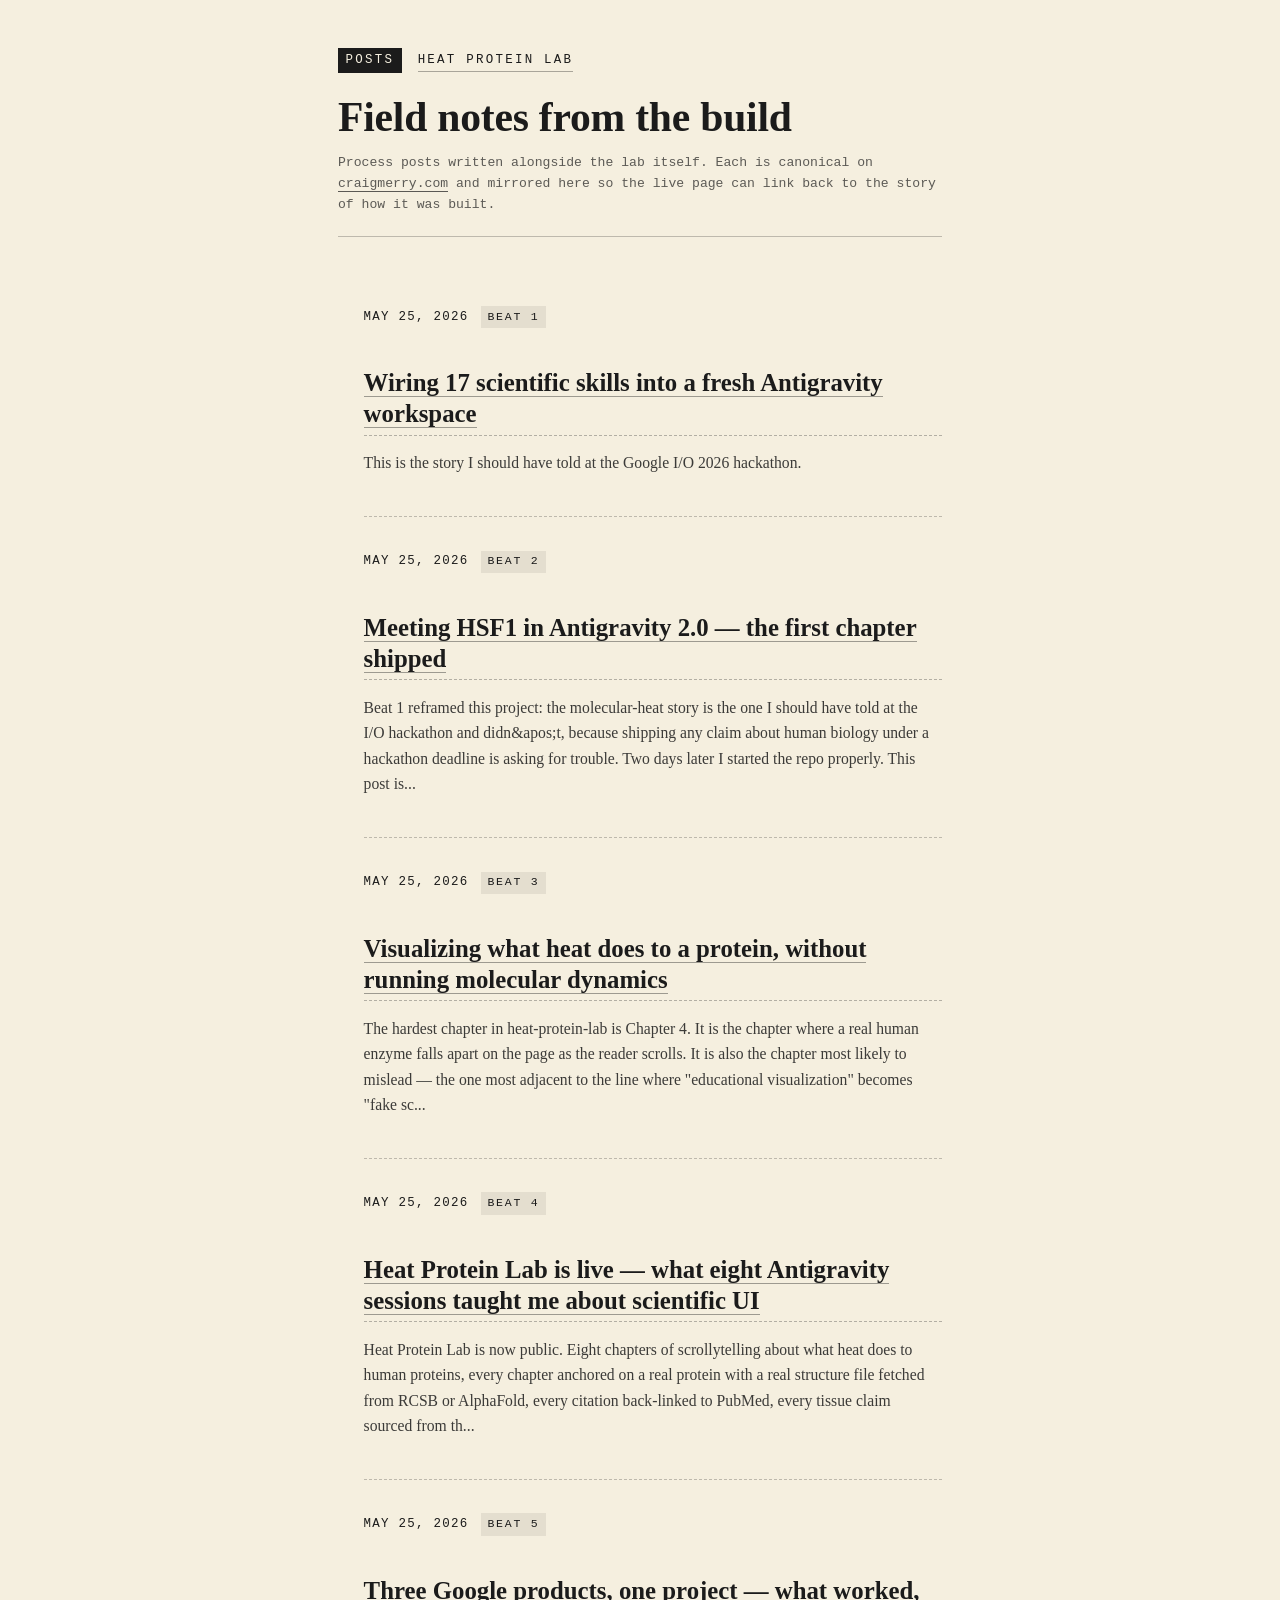
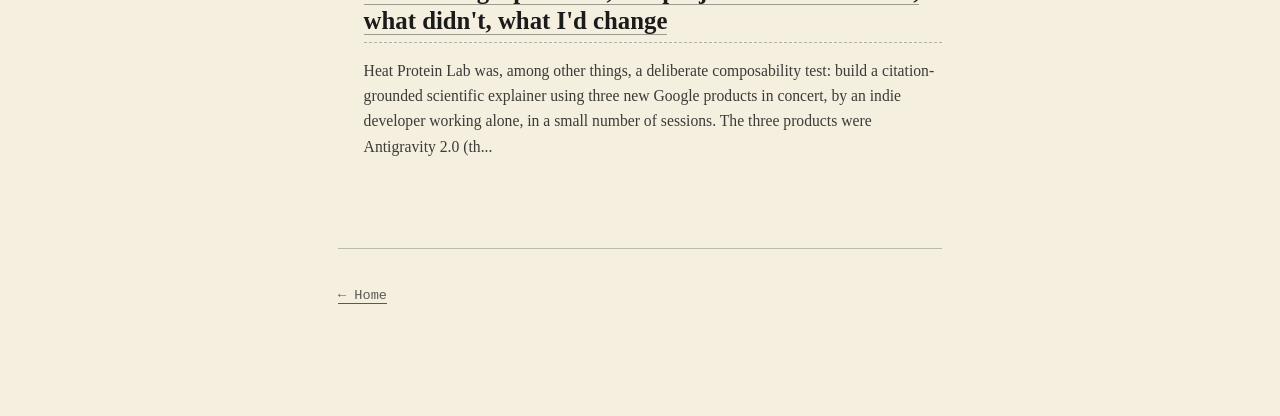
<file: posts/index.html>
<!doctype html>
<html lang="en">
  <head>
    <meta charset="utf-8" />
    <meta name="viewport" content="width=device-width, initial-scale=1" />
    <meta name="description" content="DevRel posts written alongside the Heat Protein Lab build — process notes mirrored from craigmerry.com." />
    <meta name="color-scheme" content="light" />
    <title>Posts — Heat Protein Lab</title>
    <link rel="canonical" href="https://heat-protein-lab.pages.dev/posts/" />
    <link rel="icon" type="image/svg+xml" href="/favicon.svg" />
    <link rel="stylesheet" href="/src/styles.css" />
    <link rel="stylesheet" href="/src/post.css" />
  </head>
  <body class="post post--index">
    <header class="post-header">
      <div class="post-header__row">
        <span class="post-header__plate">Posts</span>
        <a class="post-header__home" href="/">Heat Protein Lab</a>
      </div>
      <h1 class="post-title">Field notes from the build</h1>
      <p class="post-meta">
        Process posts written alongside the lab itself. Each is canonical on
        <a href="https://craigmerry.com/blog/">craigmerry.com</a> and mirrored
        here so the live page can link back to the story of how it was built.
      </p>
    </header>

    <article class="post-body">
      <ol class="post-index">
        <li><time datetime="2026-05-25">May 25, 2026</time><span class="post-index__beat">Beat 1</span><h2 class="post-index__title"><a href="/posts/2026-05-25-wiring-17-scientific-skills/">Wiring 17 scientific skills into a fresh Antigravity workspace</a></h2><p class="post-index__excerpt">This is the story I should have told at the Google I/O 2026 hackathon.</p></li>
        <li><time datetime="2026-05-25">May 25, 2026</time><span class="post-index__beat">Beat 2</span><h2 class="post-index__title"><a href="/posts/2026-05-26-meeting-hsf1/">Meeting HSF1 in Antigravity 2.0 — the first chapter shipped</a></h2><p class="post-index__excerpt">Beat 1 reframed this project: the molecular-heat story is the one I should have told at the I/O hackathon and didn&amp;apos;t, because shipping any claim about human biology under a hackathon deadline is asking for trouble. Two days later I started the repo properly. This post is...</p></li>
        <li><time datetime="2026-05-25">May 25, 2026</time><span class="post-index__beat">Beat 3</span><h2 class="post-index__title"><a href="/posts/2026-05-25-visualizing-denaturation/">Visualizing what heat does to a protein, without running molecular dynamics</a></h2><p class="post-index__excerpt">The hardest chapter in heat-protein-lab is Chapter 4. It is the chapter where a real human enzyme falls apart on the page as the reader scrolls. It is also the chapter most likely to mislead — the one most adjacent to the line where &quot;educational visualization&quot; becomes &quot;fake sc...</p></li>
        <li><time datetime="2026-05-25">May 25, 2026</time><span class="post-index__beat">Beat 4</span><h2 class="post-index__title"><a href="/posts/2026-05-25-heat-protein-lab-shipped/">Heat Protein Lab is live — what eight Antigravity sessions taught me about scientific UI</a></h2><p class="post-index__excerpt">Heat Protein Lab is now public. Eight chapters of scrollytelling about what heat does to human proteins, every chapter anchored on a real protein with a real structure file fetched from RCSB or AlphaFold, every citation back-linked to PubMed, every tissue claim sourced from th...</p></li>
        <li><time datetime="2026-05-25">May 25, 2026</time><span class="post-index__beat">Beat 5</span><h2 class="post-index__title"><a href="/posts/2026-05-25-three-google-products-retro/">Three Google products, one project — what worked, what didn&#x27;t, what I&#x27;d change</a></h2><p class="post-index__excerpt">Heat Protein Lab was, among other things, a deliberate composability test: build a citation-grounded scientific explainer using three new Google products in concert, by an indie developer working alone, in a small number of sessions. The three products were Antigravity 2.0 (th...</p></li>
      </ol>
    </article>

    <footer class="post-footer">
      <p class="post-footer__nav">
        <a href="/">← Home</a>
      </p>
    </footer>
  </body>
</html>
</file>
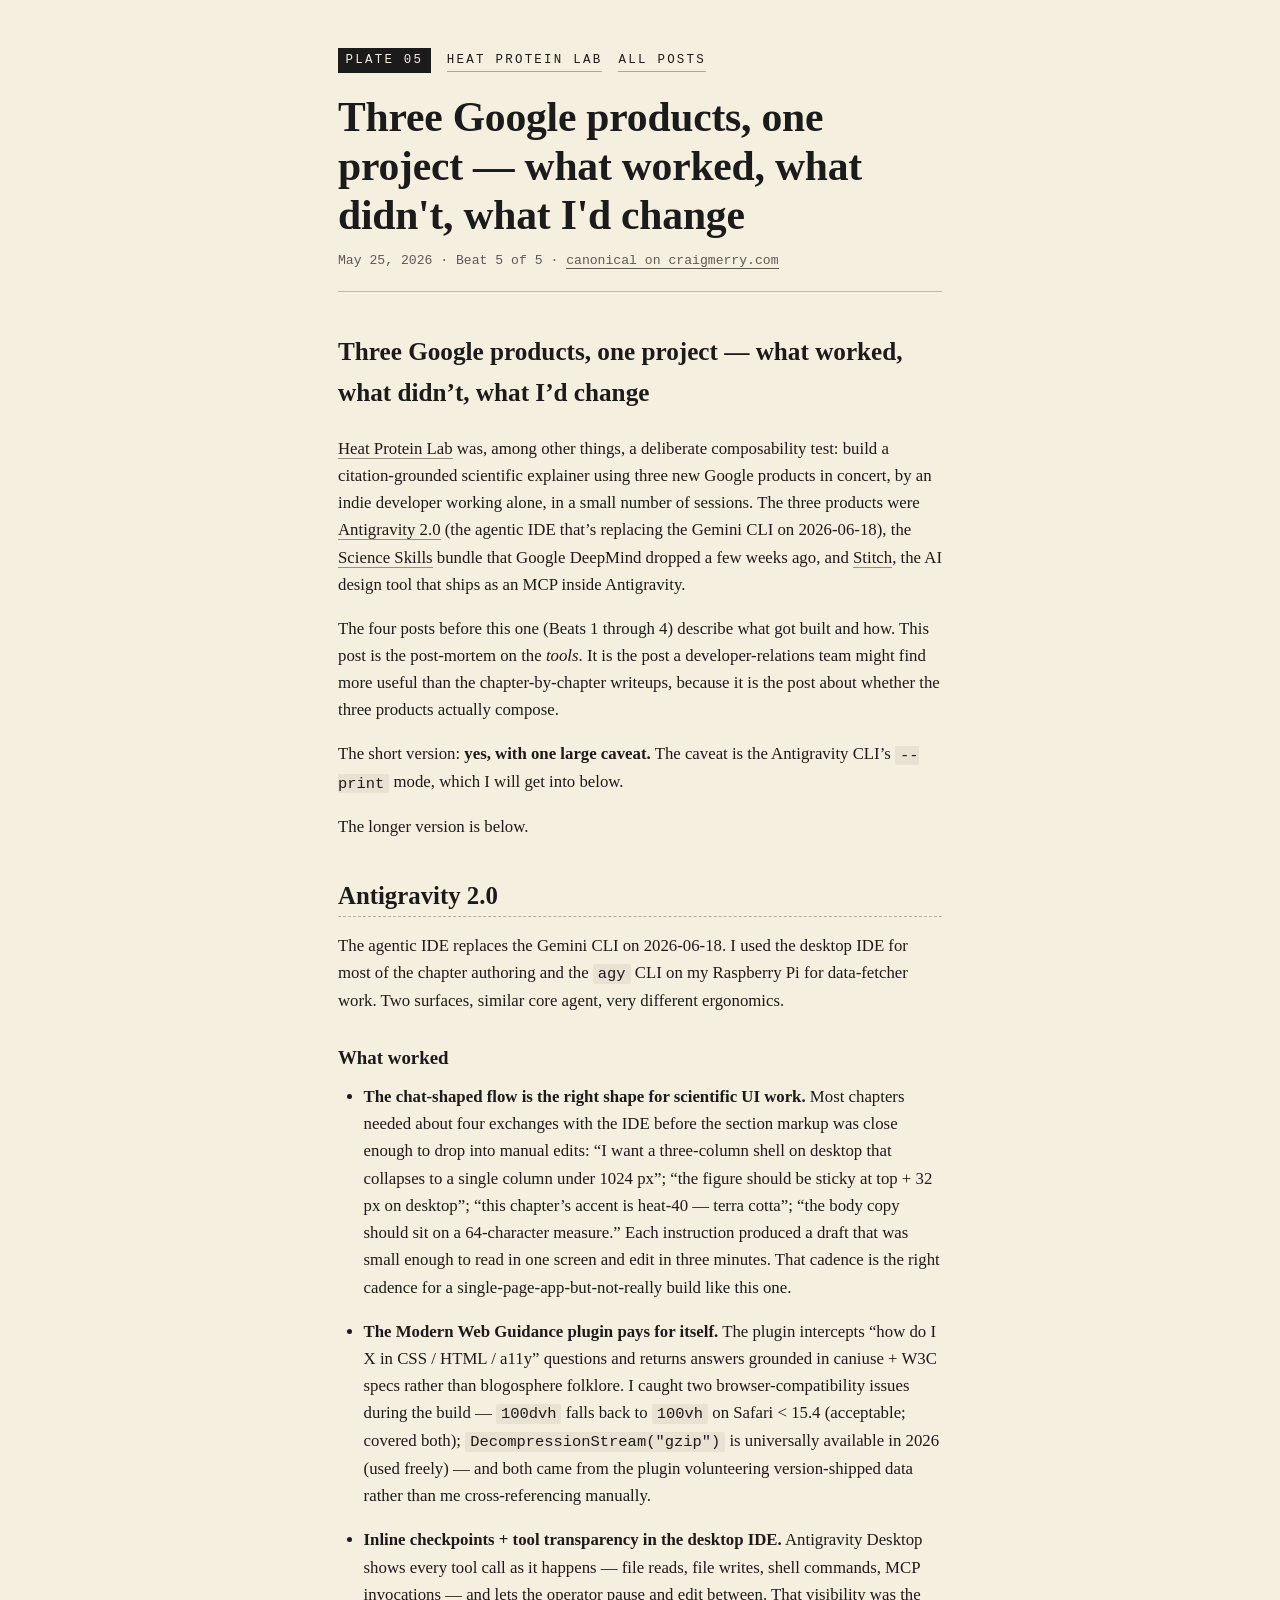
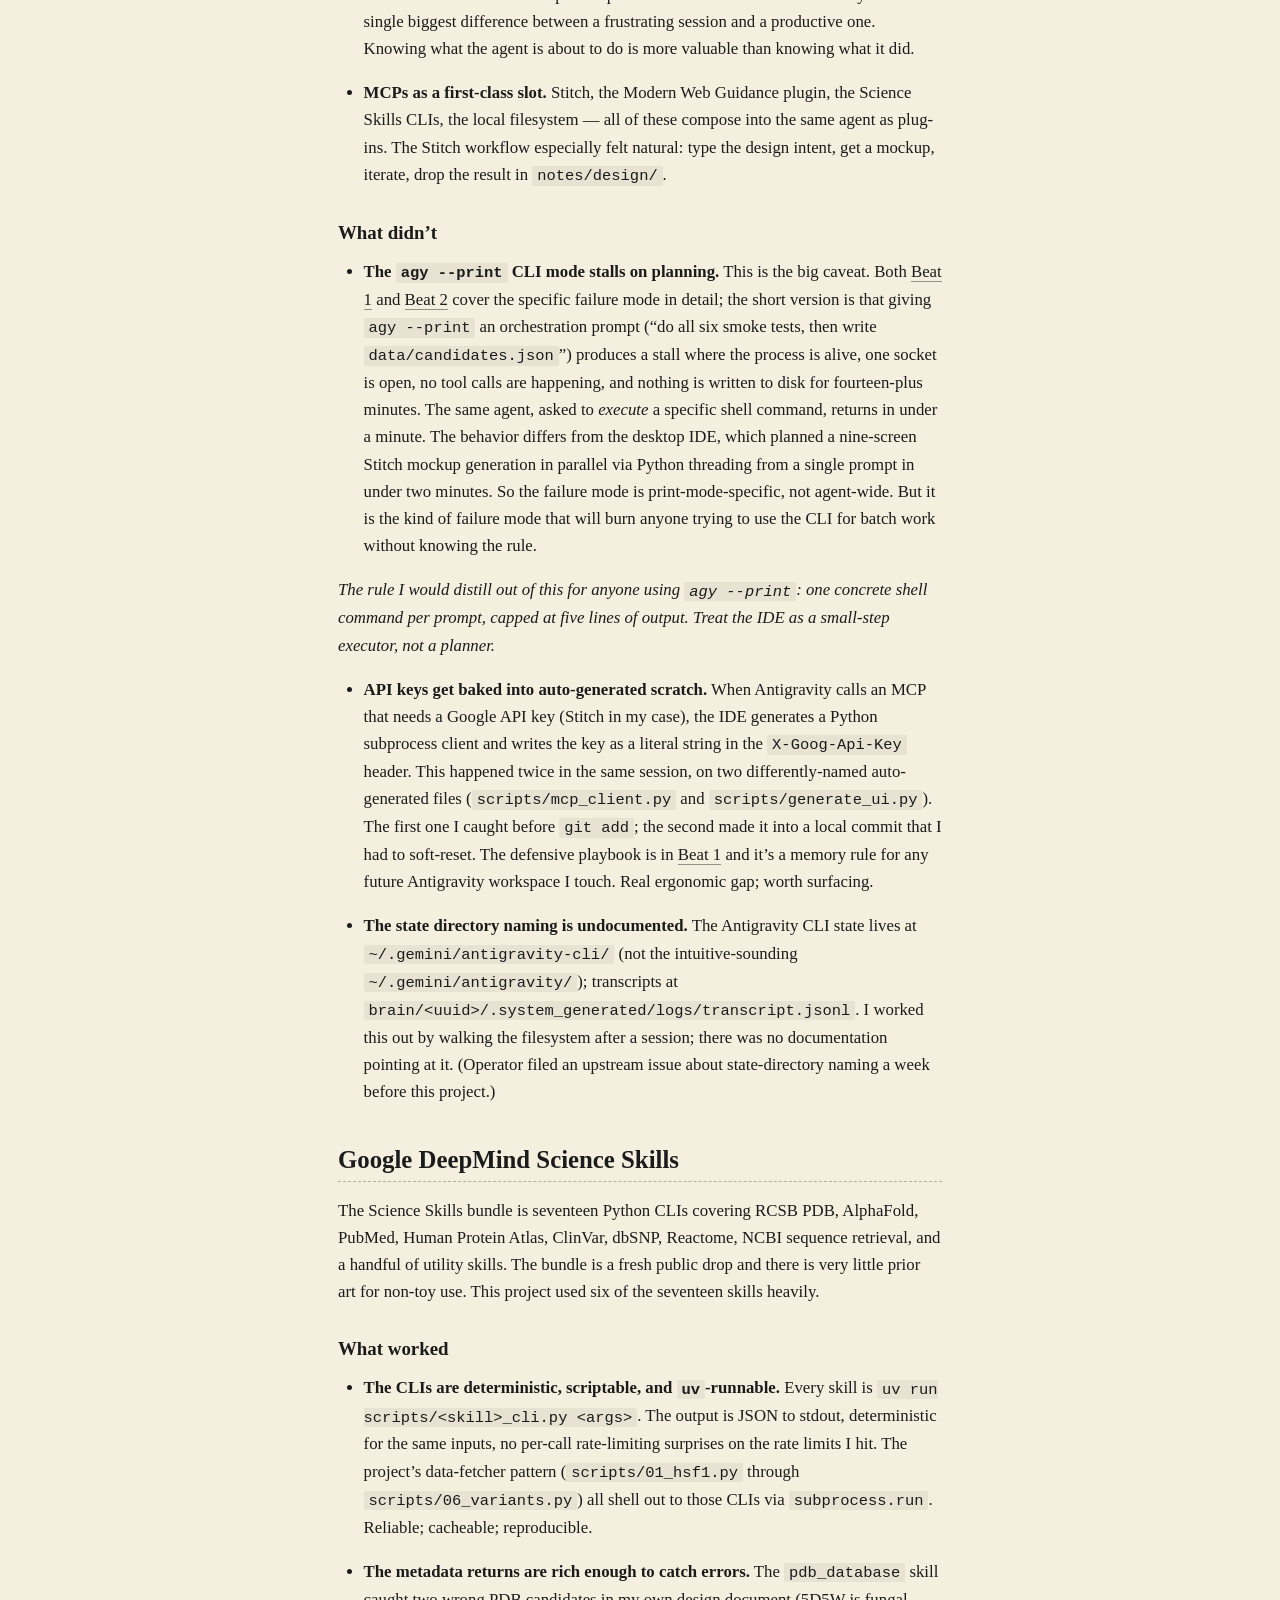
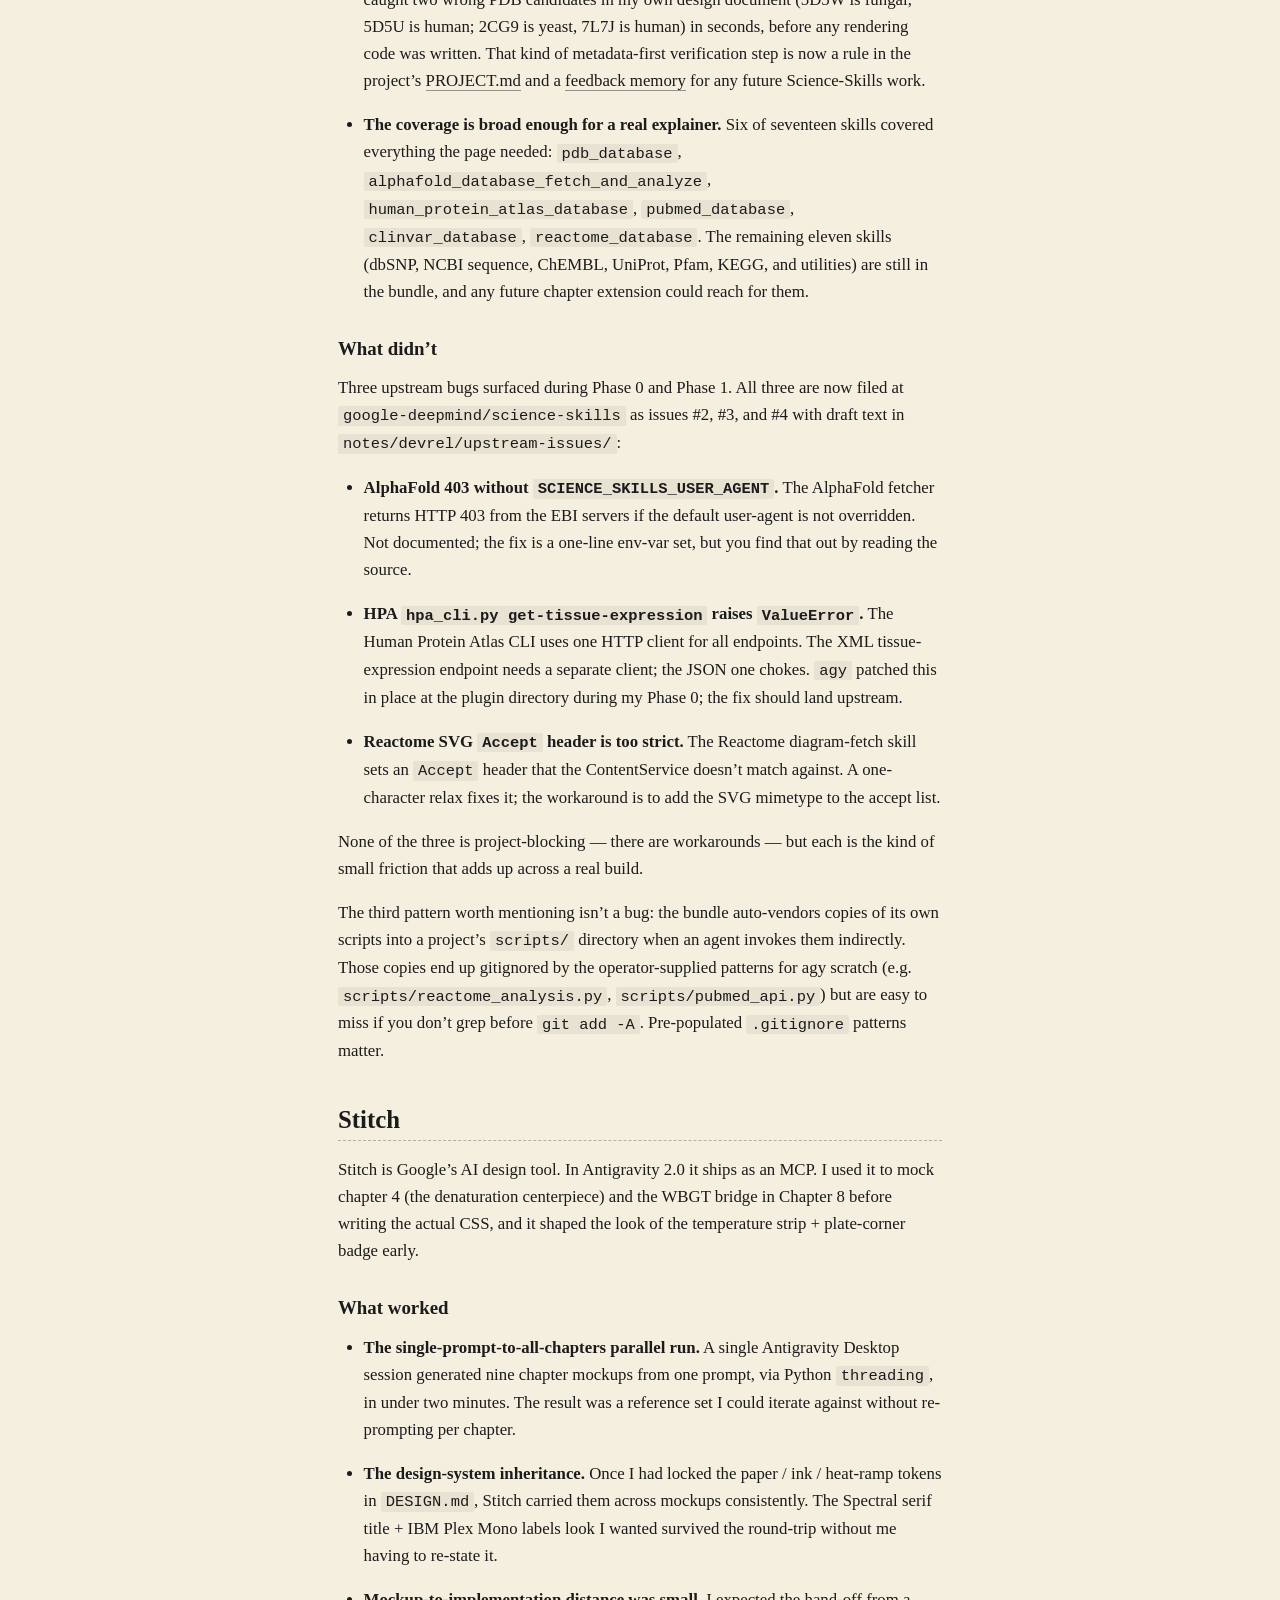
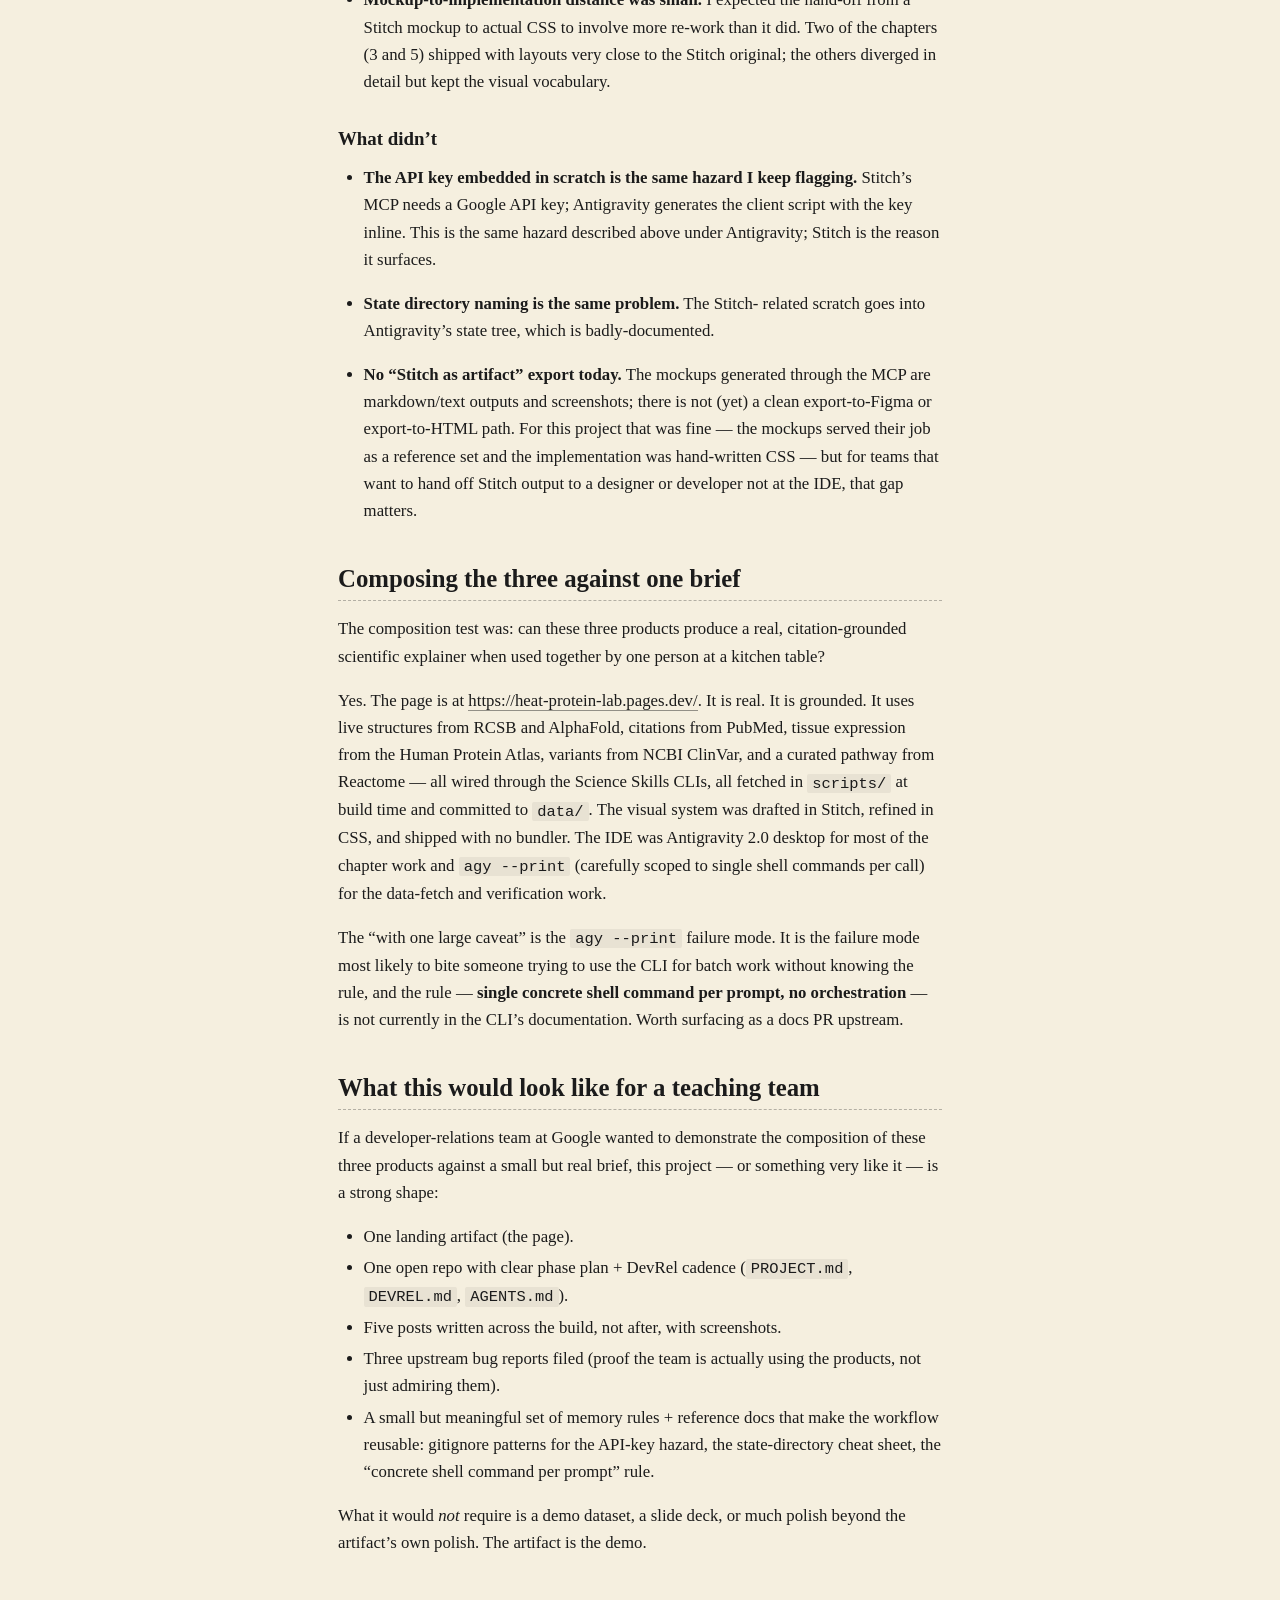
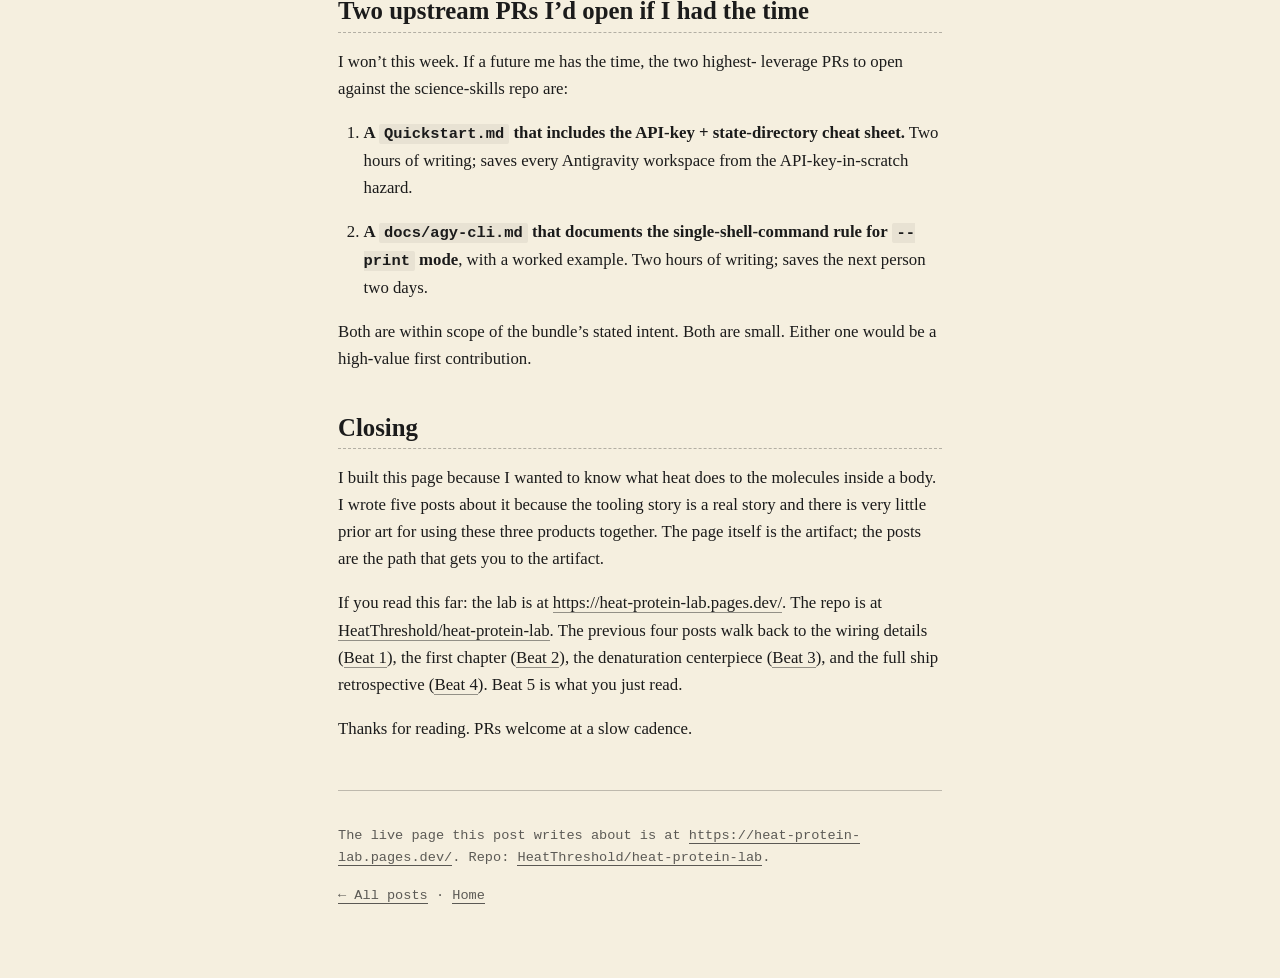
<file: posts/2026-05-25-three-google-products-retro/index.html>
<!doctype html>
<html lang="en">
  <head>
    <meta charset="utf-8" />
    <meta name="viewport" content="width=device-width, initial-scale=1" />
    <meta name="description" content="Heat Protein Lab was, among other things, a deliberate composability test: build a citation-grounded scientific explainer using three new Google products in concert, by an indie developer working alone, in a small number of sessions. The three products were Antigravity 2.0 (th..." />
    <meta name="color-scheme" content="light" />
    <title>Three Google products, one project — what worked, what didn&#x27;t, what I&#x27;d change — Heat Protein Lab</title>
    <link rel="canonical" href="https://craigmerry.com/blog/2026-05-25-three-google-products-retro/" />

    <!-- Open Graph -->
    <meta property="og:type" content="article" />
    <meta property="og:site_name" content="Heat Protein Lab" />
    <meta property="og:title" content="Three Google products, one project — what worked, what didn&#x27;t, what I&#x27;d change" />
    <meta property="og:description" content="Heat Protein Lab was, among other things, a deliberate composability test: build a citation-grounded scientific explainer using three new Google products in concert, by an indie developer working alone, in a small number of sessions. The three products were Antigravity 2.0 (th..." />
    <meta property="og:url" content="https://heat-protein-lab.pages.dev/posts/2026-05-25-three-google-products-retro/" />
    <meta property="og:image" content="https://heat-protein-lab.pages.dev/og.svg" />
    <meta property="article:published_time" content="2026-05-25" />
    <meta name="twitter:card" content="summary_large_image" />
    <meta name="twitter:title" content="Three Google products, one project — what worked, what didn&#x27;t, what I&#x27;d change" />
    <meta name="twitter:description" content="Heat Protein Lab was, among other things, a deliberate composability test: build a citation-grounded scientific explainer using three new Google products in concert, by an indie developer working alone, in a small number of sessions. The three products were Antigravity 2.0 (th..." />
    <meta name="twitter:image" content="https://heat-protein-lab.pages.dev/og.svg" />

    <link rel="icon" type="image/svg+xml" href="/favicon.svg" />
    <link rel="stylesheet" href="/src/styles.css" />
    <link rel="stylesheet" href="/src/post.css" />
  </head>
  <body class="post">
    <a class="skip-link" href="#post-body">Skip to post</a>
    <header class="post-header">
      <div class="post-header__row">
        <span class="post-header__plate">Plate 05</span>
        <a class="post-header__home" href="/">Heat Protein Lab</a>
        <a class="post-header__index" href="/posts/">All posts</a>
      </div>
      <h1 class="post-title">Three Google products, one project — what worked, what didn&#x27;t, what I&#x27;d change</h1>
      <p class="post-meta">
        <time datetime="2026-05-25">May 25, 2026</time>
        · Beat 5 of 5
        · <a href="https://craigmerry.com/blog/2026-05-25-three-google-products-retro/">canonical on craigmerry.com</a>
      </p>
    </header>

    <article id="post-body" class="post-body">
      <h1>Three Google products, one project — what worked, what didn&rsquo;t, what I&rsquo;d change</h1>
<p><a href="https://heat-protein-lab.pages.dev/">Heat Protein Lab</a> was, among other things, a deliberate
composability test: build a citation-grounded scientific explainer
using three new Google products in concert, by an indie developer
working alone, in a small number of sessions. The three products
were <a href="https://antigravity.google">Antigravity 2.0</a> (the agentic IDE that&rsquo;s replacing the
Gemini CLI on 2026-06-18), the <a href="https://github.com/google-deepmind/science-skills">Science Skills</a> bundle
that Google DeepMind dropped a few weeks ago, and <a href="https://stitch.withgoogle.com">Stitch</a>,
the AI design tool that ships as an MCP inside Antigravity.</p>
<p>The four posts before this one (Beats 1 through 4) describe what
got built and how. This post is the post-mortem on the <em>tools</em>. It
is the post a developer-relations team might find more useful than
the chapter-by-chapter writeups, because it is the post about
whether the three products actually compose.</p>
<p>The short version: <strong>yes, with one large caveat.</strong> The caveat is
the Antigravity CLI&rsquo;s <code>--print</code> mode, which I will get into below.</p>
<p>The longer version is below.</p>
<h2>Antigravity 2.0</h2>
<p>The agentic IDE replaces the Gemini CLI on 2026-06-18. I used the
desktop IDE for most of the chapter authoring and the <code>agy</code> CLI on
my Raspberry Pi for data-fetcher work. Two surfaces, similar core
agent, very different ergonomics.</p>
<h3>What worked</h3>
<ul>
<li>
<p><strong>The chat-shaped flow is the right shape for scientific UI work.</strong>
  Most chapters needed about four exchanges with the IDE before the
  section markup was close enough to drop into manual edits: &ldquo;I want
  a three-column shell on desktop that collapses to a single column
  under 1024 px&rdquo;; &ldquo;the figure should be sticky at top + 32 px on
  desktop&rdquo;; &ldquo;this chapter&rsquo;s accent is heat-40 — terra cotta&rdquo;; &ldquo;the
  body copy should sit on a 64-character measure.&rdquo; Each instruction
  produced a draft that was small enough to read in one screen and
  edit in three minutes. That cadence is the right cadence for a
  single-page-app-but-not-really build like this one.</p>
</li>
<li>
<p><strong>The Modern Web Guidance plugin pays for itself.</strong> The plugin
  intercepts &ldquo;how do I X in CSS / HTML / a11y&rdquo; questions and
  returns answers grounded in caniuse + W3C specs rather than
  blogosphere folklore. I caught two browser-compatibility issues
  during the build — <code>100dvh</code> falls back to <code>100vh</code> on Safari &lt; 15.4
  (acceptable; covered both); <code>DecompressionStream("gzip")</code> is
  universally available in 2026 (used freely) — and both came from
  the plugin volunteering version-shipped data rather than me
  cross-referencing manually.</p>
</li>
<li>
<p><strong>Inline checkpoints + tool transparency in the desktop IDE.</strong>
  Antigravity Desktop shows every tool call as it happens — file
  reads, file writes, shell commands, MCP invocations — and lets
  the operator pause and edit between. That visibility was the
  single biggest difference between a frustrating session and a
  productive one. Knowing what the agent is about to do is more
  valuable than knowing what it did.</p>
</li>
<li>
<p><strong>MCPs as a first-class slot.</strong> Stitch, the Modern Web Guidance
  plugin, the Science Skills CLIs, the local filesystem — all of
  these compose into the same agent as plug-ins. The Stitch
  workflow especially felt natural: type the design intent, get a
  mockup, iterate, drop the result in <code>notes/design/</code>.</p>
</li>
</ul>
<h3>What didn&rsquo;t</h3>
<ul>
<li><strong>The <code>agy --print</code> CLI mode stalls on planning.</strong> This is the
  big caveat. Both <a href="https://craigmerry.com/blog/2026-05-25-wiring-17-scientific-skills/">Beat 1</a> and <a href="https://craigmerry.com/blog/2026-05-26-meeting-hsf1/">Beat 2</a> cover the
  specific failure mode in detail; the short version is that giving
  <code>agy --print</code> an orchestration prompt (&ldquo;do all six smoke tests,
  then write <code>data/candidates.json</code>&rdquo;) produces a stall where the
  process is alive, one socket is open, no tool calls are
  happening, and nothing is written to disk for fourteen-plus
  minutes. The same agent, asked to <em>execute</em> a specific shell
  command, returns in under a minute. The behavior differs from
  the desktop IDE, which planned a nine-screen Stitch mockup
  generation in parallel via Python threading from a single prompt
  in under two minutes. So the failure mode is print-mode-specific,
  not agent-wide. But it is the kind of failure mode that will
  burn anyone trying to use the CLI for batch work without
  knowing the rule.</li>
</ul>
<p><em>The rule I would distill out of this for anyone using <code>agy --print</code>:
  one concrete shell command per prompt, capped at five lines of
  output. Treat the IDE as a small-step executor, not a planner.</em></p>
<ul>
<li>
<p><strong>API keys get baked into auto-generated scratch.</strong> When
  Antigravity calls an MCP that needs a Google API key (Stitch in
  my case), the IDE generates a Python subprocess client and
  writes the key as a literal string in the <code>X-Goog-Api-Key</code>
  header. This happened twice in the same session, on two
  differently-named auto-generated files (<code>scripts/mcp_client.py</code>
  and <code>scripts/generate_ui.py</code>). The first one I caught before
  <code>git add</code>; the second made it into a local commit that I had to
  soft-reset. The defensive playbook is in <a href="https://craigmerry.com/blog/2026-05-25-wiring-17-scientific-skills/">Beat 1</a> and
  it&rsquo;s a memory rule for any future Antigravity workspace I touch.
  Real ergonomic gap; worth surfacing.</p>
</li>
<li>
<p><strong>The state directory naming is undocumented.</strong> The Antigravity
  CLI state lives at <code>~/.gemini/antigravity-cli/</code> (not the
  intuitive-sounding <code>~/.gemini/antigravity/</code>); transcripts at
  <code>brain/&lt;uuid&gt;/.system_generated/logs/transcript.jsonl</code>. I worked
  this out by walking the filesystem after a session; there was
  no documentation pointing at it. (Operator filed an upstream
  issue about state-directory naming a week before this project.)</p>
</li>
</ul>
<h2>Google DeepMind Science Skills</h2>
<p>The Science Skills bundle is seventeen Python CLIs covering RCSB
PDB, AlphaFold, PubMed, Human Protein Atlas, ClinVar, dbSNP,
Reactome, NCBI sequence retrieval, and a handful of utility
skills. The bundle is a fresh public drop and there is very little
prior art for non-toy use. This project used six of the seventeen
skills heavily.</p>
<h3>What worked</h3>
<ul>
<li>
<p><strong>The CLIs are deterministic, scriptable, and <code>uv</code>-runnable.</strong>
  Every skill is <code>uv run scripts/&lt;skill&gt;_cli.py &lt;args&gt;</code>. The output
  is JSON to stdout, deterministic for the same inputs, no
  per-call rate-limiting surprises on the rate limits I hit. The
  project&rsquo;s data-fetcher pattern (<code>scripts/01_hsf1.py</code> through
  <code>scripts/06_variants.py</code>) all shell out to those CLIs via
  <code>subprocess.run</code>. Reliable; cacheable; reproducible.</p>
</li>
<li>
<p><strong>The metadata returns are rich enough to catch errors.</strong> The
  <code>pdb_database</code> skill caught two wrong PDB candidates in my own
  design document (5D5W is fungal, 5D5U is human; 2CG9 is yeast,
  7L7J is human) in seconds, before any rendering code was
  written. That kind of metadata-first verification step is now a
  rule in the project&rsquo;s <a href="https://github.com/HeatThreshold/heat-protein-lab/blob/main/PROJECT.md">PROJECT.md</a> and a <a href="https://github.com/HeatThreshold/heat-protein-lab/blob/main/PROJECT.md#per-skill-verification">feedback
  memory</a> for any future Science-Skills work.</p>
</li>
<li>
<p><strong>The coverage is broad enough for a real explainer.</strong> Six of
  seventeen skills covered everything the page needed:
  <code>pdb_database</code>, <code>alphafold_database_fetch_and_analyze</code>,
  <code>human_protein_atlas_database</code>, <code>pubmed_database</code>,
  <code>clinvar_database</code>, <code>reactome_database</code>. The remaining eleven
  skills (dbSNP, NCBI sequence, ChEMBL, UniProt, Pfam, KEGG, and
  utilities) are still in the bundle, and any future chapter
  extension could reach for them.</p>
</li>
</ul>
<h3>What didn&rsquo;t</h3>
<p>Three upstream bugs surfaced during Phase 0 and Phase 1. All three
are now filed at <a href="https://github.com/google-deepmind/science-skills"><code>google-deepmind/science-skills</code></a>
as issues #2, #3, and #4 with draft text in
<a href="https://github.com/HeatThreshold/heat-protein-lab/tree/main/notes/devrel/upstream-issues"><code>notes/devrel/upstream-issues/</code></a>:</p>
<ul>
<li>
<p><strong>AlphaFold 403 without <code>SCIENCE_SKILLS_USER_AGENT</code>.</strong> The
  AlphaFold fetcher returns HTTP 403 from the EBI servers if the
  default user-agent is not overridden. Not documented; the fix is
  a one-line env-var set, but you find that out by reading the
  source.</p>
</li>
<li>
<p><strong>HPA <code>hpa_cli.py get-tissue-expression</code> raises <code>ValueError</code>.</strong>
  The Human Protein Atlas CLI uses one HTTP client for all
  endpoints. The XML tissue-expression endpoint needs a separate
  client; the JSON one chokes. <code>agy</code> patched this in place at the
  plugin directory during my Phase 0; the fix should land
  upstream.</p>
</li>
<li>
<p><strong>Reactome SVG <code>Accept</code> header is too strict.</strong> The Reactome
  diagram-fetch skill sets an <code>Accept</code> header that the
  ContentService doesn&rsquo;t match against. A one-character relax fixes
  it; the workaround is to add the SVG mimetype to the accept
  list.</p>
</li>
</ul>
<p>None of the three is project-blocking — there are workarounds — but
each is the kind of small friction that adds up across a real build.</p>
<p>The third pattern worth mentioning isn&rsquo;t a bug: the bundle
auto-vendors copies of its own scripts into a project&rsquo;s
<code>scripts/</code> directory when an agent invokes them indirectly. Those
copies end up gitignored by the operator-supplied patterns for
agy scratch (e.g. <code>scripts/reactome_analysis.py</code>,
<code>scripts/pubmed_api.py</code>) but are easy to miss if you don&rsquo;t grep
before <code>git add -A</code>. Pre-populated <code>.gitignore</code> patterns matter.</p>
<h2>Stitch</h2>
<p>Stitch is Google&rsquo;s AI design tool. In Antigravity 2.0 it ships as
an MCP. I used it to mock chapter 4 (the denaturation centerpiece)
and the WBGT bridge in Chapter 8 before writing the actual CSS, and
it shaped the look of the temperature strip + plate-corner badge
early.</p>
<h3>What worked</h3>
<ul>
<li>
<p><strong>The single-prompt-to-all-chapters parallel run.</strong> A single
  Antigravity Desktop session generated nine chapter mockups from
  one prompt, via Python <code>threading</code>, in under two minutes. The
  result was a reference set I could iterate against without
  re-prompting per chapter.</p>
</li>
<li>
<p><strong>The design-system inheritance.</strong> Once I had locked the
  paper / ink / heat-ramp tokens in <code>DESIGN.md</code>, Stitch carried
  them across mockups consistently. The Spectral serif title +
  IBM Plex Mono labels look I wanted survived the round-trip
  without me having to re-state it.</p>
</li>
<li>
<p><strong>Mockup-to-implementation distance was small.</strong> I expected the
  hand-off from a Stitch mockup to actual CSS to involve more
  re-work than it did. Two of the chapters (3 and 5) shipped with
  layouts very close to the Stitch original; the others diverged
  in detail but kept the visual vocabulary.</p>
</li>
</ul>
<h3>What didn&rsquo;t</h3>
<ul>
<li>
<p><strong>The API key embedded in scratch is the same hazard I keep
  flagging.</strong> Stitch&rsquo;s MCP needs a Google API key; Antigravity
  generates the client script with the key inline. This is the
  same hazard described above under Antigravity; Stitch is the
  reason it surfaces.</p>
</li>
<li>
<p><strong>State directory naming is the same problem.</strong> The Stitch-
  related scratch goes into Antigravity&rsquo;s state tree, which is
  badly-documented.</p>
</li>
<li>
<p><strong>No &ldquo;Stitch as artifact&rdquo; export today.</strong> The mockups generated
  through the MCP are markdown/text outputs and screenshots; there
  is not (yet) a clean export-to-Figma or export-to-HTML path. For
  this project that was fine — the mockups served their job as a
  reference set and the implementation was hand-written CSS — but
  for teams that want to hand off Stitch output to a designer or
  developer not at the IDE, that gap matters.</p>
</li>
</ul>
<h2>Composing the three against one brief</h2>
<p>The composition test was: can these three products produce a real,
citation-grounded scientific explainer when used together by one
person at a kitchen table?</p>
<p>Yes. The page is at <a href="https://heat-protein-lab.pages.dev/">https://heat-protein-lab.pages.dev/</a>. It is
real. It is grounded. It uses live structures from RCSB and
AlphaFold, citations from PubMed, tissue expression from the Human
Protein Atlas, variants from NCBI ClinVar, and a curated pathway
from Reactome — all wired through the Science Skills CLIs, all
fetched in <code>scripts/</code> at build time and committed to <code>data/</code>. The
visual system was drafted in Stitch, refined in CSS, and shipped
with no bundler. The IDE was Antigravity 2.0 desktop for most of
the chapter work and <code>agy --print</code> (carefully scoped to single
shell commands per call) for the data-fetch and verification work.</p>
<p>The &ldquo;with one large caveat&rdquo; is the <code>agy --print</code> failure mode. It
is the failure mode most likely to bite someone trying to use the
CLI for batch work without knowing the rule, and the rule —
<strong>single concrete shell command per prompt, no orchestration</strong> —
is not currently in the CLI&rsquo;s documentation. Worth surfacing as a
docs PR upstream.</p>
<h2>What this would look like for a teaching team</h2>
<p>If a developer-relations team at Google wanted to demonstrate the
composition of these three products against a small but real
brief, this project — or something very like it — is a strong
shape:</p>
<ul>
<li>One landing artifact (the page).</li>
<li>One open repo with clear phase plan + DevRel cadence (<code>PROJECT.md</code>,
  <code>DEVREL.md</code>, <code>AGENTS.md</code>).</li>
<li>Five posts written across the build, not after, with screenshots.</li>
<li>Three upstream bug reports filed (proof the team is actually
  using the products, not just admiring them).</li>
<li>A small but meaningful set of memory rules + reference docs that
  make the workflow reusable: gitignore patterns for the API-key
  hazard, the state-directory cheat sheet, the &ldquo;concrete shell
  command per prompt&rdquo; rule.</li>
</ul>
<p>What it would <em>not</em> require is a demo dataset, a slide deck, or
much polish beyond the artifact&rsquo;s own polish. The artifact is the
demo.</p>
<h2>Two upstream PRs I&rsquo;d open if I had the time</h2>
<p>I won&rsquo;t this week. If a future me has the time, the two highest-
leverage PRs to open against the science-skills repo are:</p>
<ol>
<li>
<p><strong>A <code>Quickstart.md</code> that includes the API-key + state-directory
   cheat sheet.</strong> Two hours of writing; saves every Antigravity
   workspace from the API-key-in-scratch hazard.</p>
</li>
<li>
<p><strong>A <code>docs/agy-cli.md</code> that documents the single-shell-command
   rule for <code>--print</code> mode</strong>, with a worked example. Two hours of
   writing; saves the next person two days.</p>
</li>
</ol>
<p>Both are within scope of the bundle&rsquo;s stated intent. Both are
small. Either one would be a high-value first contribution.</p>
<h2>Closing</h2>
<p>I built this page because I wanted to know what heat does to the
molecules inside a body. I wrote five posts about it because the
tooling story is a real story and there is very little prior art
for using these three products together. The page itself is the
artifact; the posts are the path that gets you to the artifact.</p>
<p>If you read this far: the lab is at
<a href="https://heat-protein-lab.pages.dev/">https://heat-protein-lab.pages.dev/</a>. The repo is at
<a href="https://github.com/HeatThreshold/heat-protein-lab">HeatThreshold/heat-protein-lab</a>. The previous four posts
walk back to the wiring details (<a href="https://craigmerry.com/blog/2026-05-25-wiring-17-scientific-skills/">Beat 1</a>), the first
chapter (<a href="https://craigmerry.com/blog/2026-05-26-meeting-hsf1/">Beat 2</a>), the denaturation centerpiece (<a href="https://craigmerry.com/blog/2026-05-25-visualizing-denaturation/">Beat
3</a>), and the full ship retrospective (<a href="https://craigmerry.com/blog/2026-05-25-heat-protein-lab-shipped/">Beat 4</a>).
Beat 5 is what you just read.</p>
<p>Thanks for reading. PRs welcome at a slow cadence.</p>
    </article>

    <footer class="post-footer">
      <p>
        The live page this post writes about is at <a href="https://heat-protein-lab.pages.dev/">https://heat-protein-lab.pages.dev/</a>.
        Repo: <a href="https://github.com/HeatThreshold/heat-protein-lab">HeatThreshold/heat-protein-lab</a>.
      </p>
      <p class="post-footer__nav">
        <a href="/posts/">← All posts</a>
        ·
        <a href="/">Home</a>
      </p>
    </footer>
  </body>
</html>
</file>
<file: src/styles.css>
/*
 * heat-protein-lab — design tokens + Chapter 1 layout.
 * Tokens follow DESIGN.md. Phase 1 scaffolds Chapter 0 hero + Chapter 1.
 */

:root {
  /* Heat ramp (DESIGN.md § Visual system) */
  --paper: #f5efdf;
  --paper-edge: #e9e0c8;
  --ink: #1b1b1b;
  --ink-soft: #3d3a33;
  --ink-faint: #8a8275;
  --rule: #221a15;

  --heat-37: #4f6b7a;
  --heat-38: #6e7c73;
  --heat-39: #b8a04f;
  --heat-40: #c97a2b;
  --heat-41: #b23a1f;
  --heat-42: #7f1414;
  --heat-44: #1b0707;

  --accent-link: var(--heat-42);
  --accent-link-hover: var(--heat-41);
  --surface-card: #fbf6e8;
  --surface-viewer: #0f1217;

  /* Type */
  --font-display: "GT Sectra Display", "Spectral", "Charter", Georgia, serif;
  --font-body: "Spectral", "Charter", Georgia, serif;
  --font-mono: "IBM Plex Mono", "JetBrains Mono", ui-monospace, "SF Mono",
    Menlo, monospace;
  --font-ui: "Inter", system-ui, -apple-system, "Segoe UI", sans-serif;

  /* Layout */
  --reading-max: 64ch;
  --gutter: clamp(1rem, 4vw, 2rem);
  --section-gap-y: clamp(96px, 12vw, 192px);
  --temp-strip-height: 4px;
}

@media (prefers-reduced-motion: reduce) {
  *,
  *::before,
  *::after {
    animation-duration: 0.01ms !important;
    animation-iteration-count: 1 !important;
    transition-duration: 0.01ms !important;
    scroll-behavior: auto !important;
  }
}

*,
*::before,
*::after {
  box-sizing: border-box;
}

html {
  background: var(--paper);
  color: var(--ink);
  font-family: var(--font-body);
  font-size: 16px;
  line-height: 1.65;
  text-rendering: optimizeLegibility;
  -webkit-font-smoothing: antialiased;
  scroll-behavior: smooth;
}

/* ---------- Skip to content (keyboard accessibility) ---------- */
.skip-link {
  position: absolute;
  top: -100px;
  left: 8px;
  background: var(--ink);
  color: var(--paper);
  padding: 0.5rem 1rem;
  font-family: var(--font-ui);
  font-size: 0.9rem;
  text-decoration: none;
  border-radius: 2px;
  z-index: 200;
  transition: top 240ms cubic-bezier(0.4, 0, 0.2, 1);
}
.skip-link:focus {
  top: 8px;
  outline: 2px solid var(--heat-39);
  outline-offset: 2px;
}

body {
  margin: 0;
  min-height: 100vh;
  font-size: clamp(1.0625rem, 0.95rem + 0.4vw, 1.1875rem);
}

main {
  display: block;
}

a {
  color: var(--accent-link);
  text-decoration: underline;
  text-underline-offset: 2px;
}
a:hover,
a:focus-visible {
  color: var(--accent-link-hover);
}

.mono {
  font-family: var(--font-mono);
  font-size: 0.92em;
  letter-spacing: 0.01em;
}

/* ---------- Persistent global UI: temperature strip ---------- */

.temp-strip {
  position: fixed;
  top: 0;
  left: 0;
  right: 0;
  height: var(--temp-strip-height);
  background: var(--paper-edge);
  z-index: 100;
  pointer-events: none;
}

.temp-strip__fill {
  height: 100%;
  width: var(--fill-width, 5%);
  background: var(--heat-37);
  transition: width 240ms cubic-bezier(0.4, 0, 0.2, 1),
    background 240ms cubic-bezier(0.4, 0, 0.2, 1);
}

.temp-strip__readout {
  position: fixed;
  top: calc(var(--temp-strip-height) + 6px);
  right: calc(var(--gutter) + 88px); /* leave room for unit-toggle */
  font-family: var(--font-mono);
  font-size: 0.75rem;
  color: var(--ink-soft);
  z-index: 100;
  pointer-events: none;
  letter-spacing: 0.04em;
  text-transform: uppercase;
}

/* ---------- Celsius / Fahrenheit toggle ---------- */
.unit-toggle {
  position: fixed;
  top: calc(var(--temp-strip-height) + 6px);
  right: var(--gutter);
  z-index: 101;
  display: inline-flex;
  align-items: stretch;
  font-family: var(--font-mono);
  font-size: 0.72rem;
  border: 1px solid var(--paper-edge);
  background: var(--surface-card);
  border-radius: 999px;
  overflow: hidden;
  user-select: none;
}
.unit-toggle__btn {
  appearance: none;
  border: 0;
  background: transparent;
  color: var(--ink-soft);
  cursor: pointer;
  padding: 4px 10px;
  font: inherit;
  letter-spacing: 0.04em;
  transition: background 0.14s ease, color 0.14s ease;
}
.unit-toggle__btn:hover {
  color: var(--ink);
}
.unit-toggle__btn[aria-pressed="true"] {
  background: var(--ink);
  color: var(--paper);
}
.unit-toggle__btn:focus-visible {
  outline: 2px solid var(--heat-39);
  outline-offset: 2px;
}

@media (max-width: 480px) {
  .unit-toggle {
    font-size: 0.65rem;
  }
  .unit-toggle__btn {
    padding: 4px 8px;
  }
  .temp-strip__readout {
    right: calc(var(--gutter) + 76px);
  }
}

/* ---------- Plate corner badge ---------- */

.plate-corner {
  position: fixed;
  bottom: 16px;
  right: var(--gutter);
  font-family: var(--font-mono);
  font-size: 0.75rem;
  letter-spacing: 0.08em;
  text-transform: uppercase;
  color: var(--ink-soft);
  background: var(--surface-card);
  border: 1px solid var(--paper-edge);
  padding: 6px 10px;
  border-radius: 2px;
  z-index: 90;
  user-select: none;
  pointer-events: none;
}

@media (max-width: 480px) {
  .plate-corner {
    display: none;
  }
}

/* ---------- Chapter shell ---------- */

.chapter {
  min-height: 100vh;
  min-height: 100dvh;
  padding: var(--section-gap-y) var(--gutter);
  display: flex;
  align-items: center;
  border-bottom: 1px solid transparent;
}

.chapter:not(:last-of-type) {
  border-bottom-color: var(--paper-edge);
}

.chapter__inner {
  width: 100%;
  max-width: 1440px;
  margin: 0 auto;
  display: grid;
  grid-template-columns: 1fr;
  gap: clamp(24px, 4vw, 48px);
}

@media (min-width: 1024px) {
  .chapter__inner {
    grid-template-columns: 20% minmax(0, 50%) minmax(0, 30%);
    gap: clamp(32px, 4vw, 64px);
    align-items: start;
  }
}

.chapter__inner--stub {
  grid-template-columns: 1fr;
  text-align: left;
  max-width: 80ch;
}

/* Hero chapter is type-only; collapse columns */
.chapter--hero .chapter__inner {
  grid-template-columns: 1fr;
  max-width: 80ch;
}

.eyebrow {
  font-family: var(--font-mono);
  font-size: 0.8125rem;
  letter-spacing: 0.12em;
  text-transform: uppercase;
  color: var(--ink-soft);
  margin: 0 0 1rem 0;
}

.chapter__title {
  font-family: var(--font-display);
  font-weight: 500;
  line-height: 1.05;
  letter-spacing: -0.01em;
  margin: 0 0 1.25rem 0;
  font-size: clamp(1.75rem, 1.2rem + 2vw, 2.625rem);
  color: var(--ink);
}

.chapter__title--hero {
  font-size: clamp(4rem, 3rem + 6vw, 7rem);
  letter-spacing: -0.02em;
  margin-top: 0.5rem;
}

.rule {
  border: 0;
  border-top: 1px solid var(--rule);
  margin: 1.5rem 0 1.5rem 0;
  max-width: 6rem;
}

.lede {
  font-family: var(--font-display);
  font-size: clamp(1.25rem, 1rem + 1vw, 1.5rem);
  line-height: 1.4;
  color: var(--ink);
  margin: 0 0 2rem 0;
  font-style: italic;
}

.body {
  margin: 0 0 1rem 0;
  max-width: var(--reading-max);
}

.body + .body {
  margin-top: 1.25rem;
}

.stub-note {
  color: var(--ink-soft);
  font-style: italic;
}

/* ---------- "What this is not" list ---------- */

.not-list {
  margin: 2rem 0 0 0;
  padding: 1rem 1.25rem;
  border-left: 2px solid var(--rule);
  background: rgba(34, 26, 21, 0.03);
}

.not-list__heading {
  font-family: var(--font-mono);
  font-size: 0.75rem;
  letter-spacing: 0.12em;
  text-transform: uppercase;
  color: var(--ink-soft);
  margin: 0 0 0.5rem 0;
}

.not-list ul {
  margin: 0;
  padding: 0;
  list-style: none;
}

.not-list li {
  font-family: var(--font-mono);
  font-size: 0.92rem;
  color: var(--ink-soft);
  padding: 0.2rem 0;
}

.not-list li::before {
  content: "—";
  color: var(--ink-faint);
  margin-right: 0.6em;
}

/* ---------- Chapter 1 layout pieces ---------- */

.marginalia {
  font-size: 0.9rem;
  color: var(--ink-soft);
}

.marginalia .eyebrow {
  margin-bottom: 0.5rem;
}

.margin-temp {
  font-family: var(--font-mono);
  margin: 0 0 1.5rem 0;
  color: var(--ink-soft);
  letter-spacing: 0.03em;
}

.badge {
  border-top: 1px solid var(--paper-edge);
  border-bottom: 1px solid var(--paper-edge);
  padding: 1rem 0;
  margin-top: 1.5rem;
}

.badge__label {
  font-family: var(--font-mono);
  font-size: 0.75rem;
  letter-spacing: 0.1em;
  text-transform: uppercase;
  color: var(--ink-faint);
  margin: 0 0 0.5rem 0;
}

.badge__body {
  margin: 0 0 0.5rem 0;
  font-size: 0.95rem;
  color: var(--ink);
}

.badge__source {
  margin: 0;
  font-family: var(--font-mono);
  font-size: 0.7rem;
  color: var(--ink-faint);
  letter-spacing: 0.04em;
}

.reading {
  /* explicit max-width to enforce 64ch even at large viewports */
  max-width: var(--reading-max);
}

.figure {
  display: flex;
  justify-content: flex-start;
}

/* Sticky figure on desktop — protein stays visible while reading body text */
@media (min-width: 1024px) {
  .figure {
    position: sticky;
    top: calc(var(--temp-strip-height) + 32px);
    align-self: start;
  }
}

/* Two-figure stack (Ch 2: schematic + viewer) */
.figure--stacked {
  flex-direction: column;
  gap: 24px;
  width: 100%;
}

/* ---------- Schematic card (Ch 2 monomer -> trimer diagram) ---------- */

.schematic-card {
  margin: 0;
  width: 100%;
  max-width: 360px;
  background: var(--surface-card);
  border: 1px solid var(--paper-edge);
  border-radius: 4px;
  padding: 12px 16px 8px;
}

.schematic-banner {
  font-family: var(--font-mono);
  font-size: 0.65rem;
  letter-spacing: 0.12em;
  text-transform: uppercase;
  color: var(--heat-41);
  margin: 0 0 8px 0;
  text-align: center;
  border-bottom: 1px dashed var(--heat-41);
  padding-bottom: 6px;
}

.schematic {
  display: block;
  width: 100%;
  height: auto;
  margin: 0 auto;
}

.schematic__label {
  font-family: var(--font-mono);
  font-size: 9px;
  letter-spacing: 0.04em;
  fill: var(--ink);
}

.schematic__sublabel {
  font-family: var(--font-mono);
  font-size: 8px;
  letter-spacing: 0.04em;
  fill: var(--ink-faint);
}

.schematic__heat {
  fill: var(--heat-41);
  text-transform: uppercase;
  letter-spacing: 0.08em;
}

.schematic-caption {
  margin: 4px 0 0 0;
  font-family: var(--font-mono);
  font-size: 0.7rem;
  color: var(--ink-faint);
  text-align: center;
}

/* Compact variant of the viewer card for when it's stacked below a schematic */
.viewer-card--compact .viewer {
  aspect-ratio: 4 / 3;
}

/* ---------- Chapter 4 centerpiece: scroll-driven denaturation ---------- */

.chapter--centerpiece {
  /* Tall section so we have scroll budget for the sticky stage */
  min-height: 250vh;
  padding: 0 var(--gutter);
  display: block;
  align-items: stretch;
  border-bottom: 1px solid var(--paper-edge);
}

.ch4-sticky {
  position: sticky;
  top: 0;
  height: 100vh;
  display: flex;
  align-items: center;
  justify-content: center;
  padding-top: calc(var(--temp-strip-height) + 16px);
  padding-bottom: 16px;
}

.ch4-stage {
  width: 100%;
  max-width: 1200px;
  display: flex;
  flex-direction: column;
  align-items: center;
}

.ch4-eyebrow {
  margin: 0 0 8px 0;
  text-align: center;
}

.ch4-banner {
  font-family: var(--font-mono);
  font-size: 0.78rem;
  letter-spacing: 0.12em;
  text-transform: uppercase;
  color: var(--paper);
  background: var(--heat-41);
  padding: 6px 16px;
  border-radius: 2px;
  margin: 0 0 14px 0;
  text-align: center;
}

.chapter__title--centerpiece {
  font-size: clamp(2rem, 1.3rem + 2.4vw, 3rem);
  text-align: center;
  margin: 0 0 18px 0;
}

.ch4-row {
  display: grid;
  grid-template-columns: 1fr;
  gap: 24px;
  width: 100%;
  align-items: center;
}

@media (min-width: 1024px) {
  .ch4-row {
    grid-template-columns: minmax(0, 1fr) minmax(0, 360px);
  }
}

.viewer-card--centerpiece {
  margin: 0;
  width: 100%;
  max-width: 560px;
  justify-self: center;
}

.viewer-card--centerpiece .viewer {
  aspect-ratio: 1 / 1;
}

.ch4-side {
  display: flex;
  flex-direction: column;
  gap: 14px;
}

.ch4-temp-readout {
  display: flex;
  align-items: baseline;
  gap: 6px;
  justify-content: center;
}

.ch4-temp-value {
  font-family: var(--font-display);
  font-size: clamp(2.5rem, 2rem + 2vw, 3.6rem);
  line-height: 1;
  color: var(--ink);
  font-variant-numeric: tabular-nums;
  transition: color 240ms cubic-bezier(0.4, 0, 0.2, 1);
}

.ch4-temp-unit {
  font-family: var(--font-display);
  font-size: clamp(1.25rem, 1rem + 0.8vw, 1.6rem);
  color: var(--ink-soft);
}

.ch4-tm-marker {
  text-align: center;
  font-family: var(--font-mono);
  font-size: 0.78rem;
  letter-spacing: 0.06em;
  color: var(--ink-soft);
  border-top: 1px dashed var(--rule);
  padding-top: 6px;
}

.ch4-metrics {
  display: flex;
  flex-direction: column;
  gap: 10px;
}

.metric {
  display: flex;
  flex-direction: column;
  gap: 4px;
}

.metric__row {
  display: flex;
  justify-content: space-between;
  align-items: baseline;
  font-size: 0.82rem;
}

.metric__label {
  font-family: var(--font-mono);
  color: var(--ink-soft);
  letter-spacing: 0.02em;
}

.metric__value {
  color: var(--ink);
  font-variant-numeric: tabular-nums;
}

.metric__bar {
  height: 4px;
  background: var(--paper-edge);
  border-radius: 2px;
  overflow: hidden;
}

.metric__bar-fill {
  height: 100%;
  width: 0%;
  background: var(--heat-37);
  transition: width 240ms cubic-bezier(0.4, 0, 0.2, 1),
    background 240ms cubic-bezier(0.4, 0, 0.2, 1);
}

.ch4-side-note {
  margin: 4px 0 0 0;
  font-family: var(--font-body);
  font-size: 0.85rem;
  line-height: 1.5;
  color: var(--ink-soft);
  font-style: italic;
}

.chapter--ch4-outro .chapter__inner {
  grid-template-columns: 1fr;
  justify-items: center;
}

.chapter--ch4-outro {
  min-height: auto;
  padding-top: 96px;
  padding-bottom: 96px;
}

.reading--centerpiece-outro {
  max-width: var(--reading-max);
}

@media (prefers-reduced-motion: reduce) {
  .ch4-sticky {
    position: static;
    height: auto;
    padding-top: 32px;
    padding-bottom: 32px;
  }
  .chapter--centerpiece {
    min-height: auto;
  }
}

/* ---------- Chapter 5: HPA tissue heatmap ---------- */

.figure--heatmap {
  flex-direction: column;
  width: 100%;
}

.heatmap-card {
  margin: 0;
  width: 100%;
  background: var(--surface-card);
  border: 1px solid var(--paper-edge);
  border-radius: 4px;
  padding: 14px 14px 12px;
}

.heatmap {
  display: grid;
  /* tissue label | three gene cells */
  grid-template-columns: minmax(0, 1fr) 36px 36px 36px;
  gap: 2px 8px;
  align-items: center;
  font-family: var(--font-mono);
  font-size: 0.72rem;
  color: var(--ink);
  width: 100%;
}

.heatmap__loading {
  grid-column: 1 / -1;
  margin: 0;
  color: var(--ink-faint);
  font-style: italic;
  font-family: var(--font-body);
  padding: 1rem 0;
  text-align: center;
}

.heatmap__header {
  display: contents;
}
.heatmap__header > * {
  font-size: 0.72rem;
  letter-spacing: 0.06em;
  text-transform: uppercase;
  color: var(--ink-soft);
  padding-bottom: 6px;
  border-bottom: 1px solid var(--paper-edge);
  text-align: center;
}
.heatmap__header > .heatmap__corner {
  text-align: left;
}

.heatmap__tissue {
  text-align: left;
  padding: 3px 0;
  color: var(--ink);
  letter-spacing: 0.02em;
  /* Wrap long tissue names gracefully */
  overflow-wrap: anywhere;
}

.heatmap__cell {
  width: 100%;
  height: 22px;
  border-radius: 2px;
  display: grid;
  place-items: center;
  font-family: var(--font-mono);
  font-size: 0.62rem;
  letter-spacing: 0.04em;
  border: 1px solid transparent;
  background: var(--paper-edge);
  color: var(--ink-faint);
}

/* Four expression-level steps mapped onto a single warm ramp */
.heatmap__cell[data-level="high"] {
  background: var(--heat-41);
  color: var(--paper);
  font-weight: 600;
}
.heatmap__cell[data-level="medium"] {
  background: var(--heat-40);
  color: var(--paper);
}
.heatmap__cell[data-level="low"] {
  background: #e8c896;
  color: var(--ink-soft);
}
.heatmap__cell[data-level="not detected"] {
  background: var(--paper);
  color: var(--ink-faint);
  border: 1px dashed var(--paper-edge);
}
.heatmap__cell[data-level="n/a"] {
  background: transparent;
  color: var(--ink-faint);
}

.heatmap__group-break {
  grid-column: 1 / -1;
  border-top: 1px dashed var(--paper-edge);
  margin-top: 6px;
  padding-top: 2px;
  font-family: var(--font-mono);
  font-size: 0.65rem;
  letter-spacing: 0.08em;
  text-transform: uppercase;
  color: var(--ink-faint);
}

.heatmap-caption {
  margin: 12px 0 0 0;
  font-family: var(--font-body);
  font-size: 0.78rem;
  font-style: italic;
  color: var(--ink-soft);
  text-align: center;
}

/* ---------- Chapter 6: ClinVar variant cards ---------- */

.chapter--variants .chapter__inner--variants {
  /* Top section: marginalia + reading body only (no figure column).
     Variant grid sits as a full-width block beneath. */
  grid-template-columns: 1fr;
}

@media (min-width: 1024px) {
  .chapter--variants .chapter__inner--variants {
    grid-template-columns: 20% minmax(0, 60%);
    justify-content: start;
  }
}

.ch6-warning {
  margin: 1.5rem 0 0 0;
  padding: 14px 18px;
  background: rgba(178, 58, 31, 0.08);
  border-left: 3px solid var(--heat-41);
  font-family: var(--font-body);
  font-size: 0.95rem;
  color: var(--ink);
  font-style: italic;
}

.variant-grid {
  display: grid;
  grid-template-columns: 1fr;
  gap: 14px;
  margin: 32px auto 0;
  max-width: 1440px;
  padding: 0 var(--gutter);
}

@media (min-width: 720px) {
  .variant-grid {
    grid-template-columns: repeat(2, 1fr);
  }
}
@media (min-width: 1100px) {
  .variant-grid {
    grid-template-columns: repeat(3, 1fr);
  }
}

.variant-grid__loading {
  grid-column: 1 / -1;
  text-align: center;
  color: var(--ink-faint);
  font-style: italic;
  padding: 2rem 0;
}

.variant-card {
  background: var(--surface-card);
  border: 1px solid var(--paper-edge);
  border-radius: 4px;
  padding: 14px 16px 16px;
  display: flex;
  flex-direction: column;
  gap: 8px;
  font-size: 0.85rem;
  line-height: 1.4;
}

.variant-card__row {
  display: flex;
  justify-content: space-between;
  align-items: baseline;
  gap: 10px;
}

.variant-card__gene {
  font-family: var(--font-mono);
  font-size: 1.05rem;
  font-weight: 600;
  letter-spacing: 0.04em;
  color: var(--ink);
}

.variant-card__pill {
  font-family: var(--font-mono);
  font-size: 0.68rem;
  letter-spacing: 0.08em;
  text-transform: uppercase;
  padding: 3px 9px;
  border-radius: 2px;
  background: var(--paper-edge);
  color: var(--ink-soft);
  white-space: nowrap;
}

.variant-card__pill[data-sig="pathogenic"] {
  background: var(--heat-42);
  color: var(--paper);
}
.variant-card__pill[data-sig="likely-pathogenic"] {
  background: var(--heat-41);
  color: var(--paper);
}
.variant-card__pill[data-sig="vus"] {
  background: var(--heat-39);
  color: var(--ink);
}
.variant-card__pill[data-sig="benign"] {
  background: var(--heat-37);
  color: var(--paper);
}
.variant-card__pill[data-sig="conflicting"] {
  background: var(--ink-faint);
  color: var(--paper);
}

.variant-card__hgvs {
  font-family: var(--font-mono);
  font-size: 0.82rem;
  color: var(--ink);
  word-break: break-word;
  overflow-wrap: anywhere;
}

.variant-card__protein {
  font-family: var(--font-mono);
  color: var(--ink-soft);
  font-size: 0.8rem;
}

.variant-card__coord {
  font-family: var(--font-mono);
  color: var(--ink-faint);
  font-size: 0.75rem;
}

.variant-card__stars {
  display: flex;
  align-items: center;
  gap: 6px;
  font-family: var(--font-mono);
  font-size: 0.7rem;
  color: var(--ink-faint);
  letter-spacing: 0.04em;
  text-transform: uppercase;
}

.variant-card__stars-glyph {
  letter-spacing: 0.1em;
  color: var(--heat-39);
  font-size: 0.9rem;
}

.variant-card__citations {
  font-size: 0.78rem;
  color: var(--ink-soft);
  display: flex;
  flex-wrap: wrap;
  gap: 4px 8px;
  align-items: baseline;
}
.variant-card__citations-label {
  font-family: var(--font-mono);
  font-size: 0.65rem;
  letter-spacing: 0.08em;
  text-transform: uppercase;
  color: var(--ink-faint);
}

.variant-card__link {
  margin-top: auto;
  font-family: var(--font-mono);
  font-size: 0.7rem;
  color: var(--accent-link);
}

/* ---------- Chapter 7: Reactome full-bleed pathway ---------- */

.chapter--pathway {
  /* Override the 3-column shell: this chapter is figure-first. */
  display: block;
  padding-top: var(--section-gap-y);
  padding-bottom: var(--section-gap-y);
}

.chapter--pathway__head {
  max-width: 80ch;
  margin: 0 auto 32px;
  text-align: center;
}

.chapter__title--centered {
  text-align: center;
}

.pathway-fullbleed {
  margin: 0 auto;
  max-width: 1440px;
  padding: 0;
  width: 100%;
}

.pathway-card-fullbleed {
  background: var(--paper);
  border: 1px solid var(--paper-edge);
  border-radius: 4px;
  padding: 8px;
  box-shadow: 0 12px 36px -16px rgba(34, 26, 21, 0.25),
    0 1px 0 var(--paper-edge);
  overflow: auto;            /* horizontal scroll on small screens */
  -webkit-overflow-scrolling: touch;
  transition: box-shadow 0.18s ease, outline 0.18s ease;
}

.pathway-card-fullbleed--hover {
  outline: 2px solid var(--heat-39, #C9A95C);
  outline-offset: 4px;
  box-shadow: 0 12px 36px -10px rgba(34, 26, 21, 0.35),
    0 1px 0 var(--paper-edge);
}

/* Hint on mobile that the diagram scrolls horizontally inside its card. */
@media (max-width: 720px) {
  .pathway-card-fullbleed::after {
    content: "↔ swipe to see the full diagram";
    display: block;
    text-align: center;
    font-family: var(--font-mono);
    font-size: 0.7rem;
    letter-spacing: 0.08em;
    color: var(--ink-soft);
    padding: 4px 0 0;
  }
}

/* Universal keyboard-focus ring on interactive elements without one. */
a:focus-visible,
button:focus-visible,
[role="button"]:focus-visible,
input:focus-visible,
select:focus-visible,
textarea:focus-visible {
  outline: 2px solid var(--heat-39);
  outline-offset: 2px;
}

.pathway-image,
.pathway-svg-inline {
  display: block;
  width: 100%;
  height: auto;
  min-width: 720px;          /* keep labels legible; user scrolls horizontally if narrower */
  max-width: 100%;
  background: var(--paper);
}

/* Jump-nav chips below the pathway diagram */
.pathway-jumpnav {
  display: flex;
  flex-wrap: wrap;
  align-items: center;
  gap: 0.5rem 0.75rem;
  justify-content: center;
  max-width: 80ch;
  margin: 16px auto 0;
  padding: 0 var(--gutter);
  font-family: var(--font-body);
  font-size: 0.85rem;
  color: var(--ink-soft);
}

.pathway-jumpnav__label {
  font-style: italic;
}

.pathway-chip {
  display: inline-flex;
  align-items: baseline;
  gap: 0.35rem;
  padding: 0.25rem 0.65rem;
  background: color-mix(in srgb, var(--ink) 6%, var(--paper));
  border: 1px solid var(--paper-edge);
  border-radius: 999px;
  color: var(--ink);
  font-family: var(--font-mono);
  font-size: 0.8rem;
  text-decoration: none;
  transition: background 0.14s ease, border-color 0.14s ease;
}
.pathway-chip:hover,
.pathway-chip:focus-visible {
  background: color-mix(in srgb, var(--ink) 14%, var(--paper));
  border-color: var(--ink);
  outline: none;
}
.pathway-chip__hint {
  font-size: 0.72rem;
  color: var(--ink-soft);
  letter-spacing: 0.04em;
}

@media (min-width: 720px) {
  .pathway-image {
    min-width: 0;
  }
}

.pathway-fullbleed-caption {
  margin: 14px auto 0;
  max-width: 80ch;
  text-align: center;
  font-family: var(--font-body);
  font-size: 0.82rem;
  font-style: italic;
  color: var(--ink-soft);
  line-height: 1.5;
  padding: 0 var(--gutter);
}

.chapter--pathway__body {
  margin-top: 40px;
}

.chapter--pathway__body .chapter__inner {
  grid-template-columns: 1fr;
  justify-items: center;
}

.reading--pathway {
  max-width: var(--reading-max);
}

/* ---------- Chapter 8: WBGT -> core temperature bridge ---------- */

.chapter--bridge {
  display: block;
  padding-top: var(--section-gap-y);
  padding-bottom: var(--section-gap-y);
}

.chapter__inner--bridge {
  grid-template-columns: 1fr;
  max-width: 1200px;
  margin: 0 auto;
}

.bridge-head {
  max-width: 80ch;
  margin: 0 auto 32px;
  text-align: center;
}

.bridge-intro {
  margin: 0 auto 1rem;
  max-width: var(--reading-max);
  text-align: left;
}

.ch8-warning {
  margin: 1rem auto 0;
  max-width: var(--reading-max);
  padding: 12px 16px;
  background: rgba(178, 58, 31, 0.08);
  border-left: 3px solid var(--heat-41);
  font-family: var(--font-body);
  font-size: 0.95rem;
  color: var(--ink);
  font-style: italic;
  text-align: left;
}

.bridge-pane {
  display: grid;
  grid-template-columns: 1fr;
  gap: 32px;
  margin-top: 24px;
}

@media (min-width: 880px) {
  .bridge-pane {
    grid-template-columns: minmax(0, 320px) minmax(0, 1fr);
    align-items: start;
  }
}

.bridge-controls {
  background: var(--surface-card);
  border: 1px solid var(--paper-edge);
  border-radius: 4px;
  padding: 16px 18px;
  display: flex;
  flex-direction: column;
  gap: 16px;
}

.bridge-input {
  display: grid;
  grid-template-columns: 1fr auto;
  align-items: baseline;
  gap: 4px 8px;
}

.bridge-input label {
  grid-column: 1 / -1;
  font-family: var(--font-mono);
  font-size: 0.72rem;
  letter-spacing: 0.08em;
  text-transform: uppercase;
  color: var(--ink-soft);
}

.bridge-input input[type="range"] {
  width: 100%;
  grid-column: 1 / 2;
  accent-color: var(--heat-41);
  min-height: 44px; /* meet WCAG 2.5.5 / mobile touch target */
}

.bridge-input output {
  font-family: var(--font-mono);
  font-size: 0.9rem;
  color: var(--ink);
  text-align: right;
  min-width: 3.5em;
}

.bridge-input select {
  grid-column: 1 / -1;
  font-family: var(--font-mono);
  font-size: 0.85rem;
  padding: 10px 12px;
  min-height: 44px; /* meet WCAG 2.5.5 / mobile touch target */
  background: var(--paper);
  border: 1px solid var(--paper-edge);
  border-radius: 2px;
  color: var(--ink);
}

.bridge-readout {
  border-top: 1px dashed var(--paper-edge);
  margin: 4px 0 0 0;
  padding-top: 10px;
  display: flex;
  flex-direction: column;
  gap: 2px;
}

.bridge-readout__label {
  font-family: var(--font-mono);
  font-size: 0.68rem;
  letter-spacing: 0.08em;
  text-transform: uppercase;
  color: var(--ink-faint);
}

.bridge-readout__value {
  font-family: var(--font-display);
  font-size: 1.85rem;
  line-height: 1;
  color: var(--ink);
  font-variant-numeric: tabular-nums;
}

.bridge-state {
  margin: 0;
  font-family: var(--font-mono);
  font-size: 0.78rem;
  color: var(--ink-soft);
  font-style: italic;
}

.bridge-state[data-strain="extreme"] {
  color: var(--heat-42);
  font-weight: 600;
  font-style: normal;
}

.bridge-state[data-strain="high"] {
  color: var(--heat-41);
}

.bridge-chart-wrap {
  display: flex;
  flex-direction: column;
  gap: 8px;
}

.bridge-chart {
  width: 100%;
  height: auto;
  background: var(--surface-card);
  border: 1px solid var(--paper-edge);
  border-radius: 4px;
}

.bridge-chart-caption {
  margin: 0;
  font-family: var(--font-body);
  font-size: 0.78rem;
  color: var(--ink-soft);
  font-style: italic;
  text-align: center;
}

.bridge-chart .axis-line {
  stroke: var(--rule);
  stroke-width: 1;
}
.bridge-chart .axis-label {
  font-family: var(--font-mono);
  font-size: 9px;
  letter-spacing: 0.04em;
  fill: var(--ink-soft);
}
.bridge-chart .threshold-line {
  stroke: var(--ink-faint);
  stroke-width: 1;
  stroke-dasharray: 4 4;
}
.bridge-chart .threshold-label {
  font-family: var(--font-mono);
  font-size: 9px;
  fill: var(--ink-faint);
}
.bridge-chart .curve {
  fill: none;
  stroke: var(--heat-41);
  stroke-width: 2.5;
  stroke-linecap: round;
  stroke-linejoin: round;
}
.bridge-chart .crossing-dot {
  fill: var(--heat-42);
  stroke: var(--paper);
  stroke-width: 1.5;
}

.colophon-extra {
  margin-top: 64px;
  padding-top: 32px;
  border-top: 1px solid var(--paper-edge);
}

.chapter--bridge .colophon-extra .chapter__inner {
  grid-template-columns: 1fr;
  justify-items: center;
}

.reading--colophon {
  max-width: var(--reading-max);
  text-align: center;
}

/* ---------- Pathway snippet (Ch 3 mini-Reactome) ---------- */

.pathway-snippet {
  margin: 0;
  width: 100%;
  max-width: 360px;
  background: var(--surface-card);
  border: 1px solid var(--paper-edge);
  border-radius: 4px;
  padding: 12px 16px 12px;
}

.pathway-svg {
  display: block;
  width: 100%;
  height: auto;
  margin: 0 auto;
}

.pathway-label {
  font-family: var(--font-mono);
  font-size: 10px;
  letter-spacing: 0.04em;
  fill: var(--ink);
}

.pathway-label--inverted {
  fill: var(--paper);
  font-weight: 600;
}

.pathway-sublabel {
  font-family: var(--font-mono);
  font-size: 8px;
  letter-spacing: 0.04em;
  fill: var(--ink-faint);
}

.pathway-caption {
  margin: 8px 0 0 0;
  font-family: var(--font-body);
  font-size: 0.78rem;
  line-height: 1.45;
  color: var(--ink-soft);
  font-style: italic;
}

.pathway-caption .mono {
  font-style: normal;
  font-size: 0.85em;
  color: var(--ink);
}

/* ---------- Protein viewer card ---------- */

.viewer-card {
  margin: 0;
  width: 100%;
  max-width: 360px;
  background: var(--surface-viewer);
  border-radius: 4px;
  overflow: hidden;
  box-shadow: 0 6px 24px -8px rgba(34, 26, 21, 0.25),
    0 1px 0 var(--paper-edge);
  transition: box-shadow 240ms cubic-bezier(0.4, 0, 0.2, 1),
    transform 240ms cubic-bezier(0.4, 0, 0.2, 1);
}

.viewer-card:hover {
  box-shadow: 0 10px 32px -8px rgba(34, 26, 21, 0.32),
    0 1px 0 var(--paper-edge);
  transform: translateY(-1px);
}

.viewer {
  position: relative;
  width: 100%;
  aspect-ratio: 1 / 1;
  background: var(--surface-viewer);
  overflow: hidden;
}

.viewer canvas {
  display: block;
}

.viewer__loading {
  position: absolute;
  inset: 0;
  display: grid;
  place-items: center;
  margin: 0;
  font-family: var(--font-mono);
  font-size: 0.75rem;
  color: #d9d2bb;
  letter-spacing: 0.08em;
  text-transform: uppercase;
  pointer-events: none;
}

.viewer-card__caption {
  display: flex;
  justify-content: space-between;
  align-items: center;
  gap: 1rem;
  padding: 8px 12px;
  background: var(--surface-viewer);
  color: #d9d2bb;
  font-family: var(--font-mono);
  font-size: 0.7rem;
  letter-spacing: 0.04em;
}

.viewer-card__pdb-link {
  color: #d9d2bb;
  text-decoration: none;
  border-bottom: 1px solid transparent;
  transition: border-color 160ms ease, color 160ms ease;
}
.viewer-card__pdb-link:hover,
.viewer-card__pdb-link:focus-visible {
  color: #f5efdf;
  border-bottom-color: #d9d2bb;
}

.viewer-card__source {
  color: #8d8674;
}

/* ---------- Citation block ---------- */

.citations {
  margin-top: 2rem;
  border-top: 1px solid var(--paper-edge);
  padding-top: 1rem;
}

.citations > summary {
  cursor: pointer;
  font-family: var(--font-mono);
  font-size: 0.85rem;
  letter-spacing: 0.04em;
  color: var(--ink-soft);
  list-style: none;
  display: flex;
  justify-content: space-between;
  align-items: center;
}

.citations > summary::after {
  content: "▾";
  color: var(--ink-faint);
  font-size: 0.9em;
  display: inline-block;
  transition: transform 240ms cubic-bezier(0.4, 0, 0.2, 1);
}

.citations[open] > summary::after {
  transform: rotate(180deg);
}

.citations__list {
  list-style: none;
  padding: 1rem 0 0 0;
  margin: 0;
}

.citations__list li {
  padding: 0.85rem 0;
  border-top: 1px solid var(--paper-edge);
  font-size: 0.95rem;
  line-height: 1.55;
}

.citations__list li:first-child {
  border-top: 0;
}

.citation__authors {
  font-style: italic;
  color: var(--ink-soft);
}
.citation__title {
  font-style: italic;
  color: var(--ink);
}
.citation__journal {
  font-variant-caps: small-caps;
  letter-spacing: 0.03em;
  color: var(--ink-soft);
}
.citation__pmid {
  font-family: var(--font-mono);
  font-size: 0.85em;
  margin-left: 0.5em;
}

.citations__loading {
  color: var(--ink-faint);
  font-style: italic;
}

.citations__error {
  color: var(--heat-41);
  font-family: var(--font-mono);
  font-size: 0.85em;
}

/* ---------- Footer / colophon ---------- */

.colophon {
  padding: 2rem var(--gutter) 3rem;
  border-top: 1px solid var(--paper-edge);
  color: var(--ink-faint);
  font-family: var(--font-mono);
  font-size: 0.75rem;
  letter-spacing: 0.04em;
  text-align: center;
}

.colophon p {
  margin: 0.5rem 0;
}

/* ---------- Stub chapter styling (distinguishable from Ch 1) ---------- */

.chapter--stub {
  min-height: 60vh;
}

.chapter--stub .chapter__title {
  font-size: clamp(1.5rem, 1rem + 1.5vw, 2rem);
  color: var(--ink-soft);
}
</file>
<file: src/post.css>
/* Surveyor's-notebook post styling. Inherits design tokens from styles.css. */

body.post {
  background: var(--paper, #F5EFDF);
  color: var(--ink, #1B1B1B);
  font-family: "Spectral", "Georgia", "Times New Roman", serif;
  line-height: 1.62;
  max-width: 72ch;
  margin: 0 auto;
  padding: clamp(1.5rem, 5vw, 3rem) clamp(1rem, 4vw, 2.5rem) 6rem;
}

.skip-link {
  position: absolute;
  left: -9999px;
}
.skip-link:focus {
  position: static;
  display: inline-block;
  background: var(--ink);
  color: var(--paper);
  padding: 0.4em 0.8em;
}

.post-header {
  border-bottom: 1px solid color-mix(in srgb, var(--ink) 25%, transparent);
  margin-bottom: 2.5rem;
  padding-bottom: 1.25rem;
}

.post-header__row {
  display: flex;
  align-items: baseline;
  gap: 1rem;
  font-family: "IBM Plex Mono", "Menlo", monospace;
  font-size: 0.78rem;
  letter-spacing: 0.18em;
  text-transform: uppercase;
  margin-bottom: 1.25rem;
  flex-wrap: wrap;
}

.post-header__plate {
  background: var(--ink);
  color: var(--paper);
  padding: 0.2em 0.6em;
}

.post-header__home,
.post-header__index {
  color: var(--ink);
  text-decoration: none;
  border-bottom: 1px solid color-mix(in srgb, var(--ink) 35%, transparent);
}
.post-header__home:hover,
.post-header__index:hover {
  border-bottom-color: var(--ink);
}

.post-title {
  font-size: clamp(1.85rem, 4.2vw, 2.6rem);
  line-height: 1.18;
  font-weight: 600;
  margin: 0 0 0.6rem;
  letter-spacing: -0.005em;
}

.post-meta {
  font-family: "IBM Plex Mono", "Menlo", monospace;
  font-size: 0.82rem;
  color: color-mix(in srgb, var(--ink) 70%, transparent);
  margin: 0;
}
.post-meta a {
  color: inherit;
  border-bottom: 1px solid currentColor;
  text-decoration: none;
}

.post-body {
  font-size: 1.05rem;
}
.post-body p {
  margin: 0 0 1.05rem;
}

.post-body h2 {
  font-family: "Spectral", "Georgia", serif;
  font-weight: 600;
  font-size: 1.55rem;
  margin: 2.5rem 0 0.9rem;
  line-height: 1.25;
  border-bottom: 1px dashed color-mix(in srgb, var(--ink) 30%, transparent);
  padding-bottom: 0.3rem;
}
.post-body h3 {
  font-size: 1.18rem;
  margin: 1.8rem 0 0.6rem;
  font-weight: 600;
}

.post-body a {
  color: var(--ink);
  text-decoration: none;
  border-bottom: 1px solid color-mix(in srgb, var(--ink) 45%, transparent);
}
.post-body a:hover {
  border-bottom-color: var(--ink);
}

.post-body code {
  font-family: "IBM Plex Mono", "Menlo", monospace;
  font-size: 0.92em;
  background: color-mix(in srgb, var(--ink) 6%, var(--paper));
  padding: 0.05em 0.32em;
  border-radius: 2px;
}

.post-body pre {
  background: color-mix(in srgb, var(--ink) 6%, var(--paper));
  border-left: 3px solid color-mix(in srgb, var(--ink) 30%, transparent);
  padding: 0.85rem 1rem;
  overflow-x: auto;
  font-size: 0.88rem;
  line-height: 1.45;
  margin: 1.2rem 0;
}
.post-body pre code {
  background: transparent;
  padding: 0;
}

.post-body blockquote {
  border-left: 3px solid color-mix(in srgb, var(--ink) 35%, transparent);
  margin: 1.2rem 0;
  padding: 0.1rem 0 0.1rem 1rem;
  color: color-mix(in srgb, var(--ink) 80%, transparent);
  font-style: italic;
}

.post-body ul,
.post-body ol {
  padding-left: 1.6rem;
  margin: 0 0 1.05rem;
}
.post-body li {
  margin: 0.25rem 0;
}

.post-body img,
.post-body figure {
  max-width: 100%;
  margin: 1.5rem 0;
}
.post-body figure {
  font-family: "IBM Plex Mono", "Menlo", monospace;
  font-size: 0.78rem;
  color: color-mix(in srgb, var(--ink) 65%, transparent);
}
.post-body figcaption {
  margin-top: 0.4rem;
  letter-spacing: 0.04em;
}

.post-body hr {
  border: 0;
  border-top: 1px dashed color-mix(in srgb, var(--ink) 30%, transparent);
  margin: 2.2rem 0;
}

.post-body .footnote-ref,
.post-body sup {
  font-family: "IBM Plex Mono", "Menlo", monospace;
  font-size: 0.7em;
}

.post-body .footnote,
.post-body div.footnote {
  font-size: 0.85rem;
  border-top: 1px dashed color-mix(in srgb, var(--ink) 30%, transparent);
  margin-top: 2.5rem;
  padding-top: 0.8rem;
}
.post-body .footnote ol {
  padding-left: 1.4rem;
}

.post-footer {
  border-top: 1px solid color-mix(in srgb, var(--ink) 25%, transparent);
  margin-top: 3rem;
  padding-top: 1.25rem;
  font-family: "IBM Plex Mono", "Menlo", monospace;
  font-size: 0.85rem;
  color: color-mix(in srgb, var(--ink) 70%, transparent);
}
.post-footer a {
  color: inherit;
  border-bottom: 1px solid currentColor;
  text-decoration: none;
}
.post-footer__nav {
  margin-top: 1rem;
}

/* Index page */
.post-index {
  list-style: none;
  padding: 0;
  margin: 0;
}
.post-index li {
  padding: 1.5rem 0;
  border-bottom: 1px dashed color-mix(in srgb, var(--ink) 25%, transparent);
}
.post-index li:last-child {
  border-bottom: 0;
}
.post-index time {
  font-family: "IBM Plex Mono", "Menlo", monospace;
  font-size: 0.78rem;
  letter-spacing: 0.1em;
  text-transform: uppercase;
  margin-right: 0.8rem;
}
.post-index__beat {
  display: inline-block;
  font-family: "IBM Plex Mono", "Menlo", monospace;
  font-size: 0.72rem;
  letter-spacing: 0.15em;
  text-transform: uppercase;
  background: color-mix(in srgb, var(--ink) 8%, var(--paper));
  padding: 0.15em 0.55em;
}
.post-index__title {
  font-size: 1.35rem;
  font-weight: 600;
  margin: 0.5rem 0 0.4rem;
}
.post-index__title a {
  color: var(--ink);
  text-decoration: none;
  border-bottom: 1px solid color-mix(in srgb, var(--ink) 40%, transparent);
}
.post-index__excerpt {
  margin: 0;
  font-size: 0.98rem;
  color: color-mix(in srgb, var(--ink) 85%, transparent);
}

@media (max-width: 480px) {
  body.post {
    padding: 1.25rem 1rem 4rem;
  }
  .post-header__row {
    flex-direction: column;
    align-items: flex-start;
    gap: 0.5rem;
  }
}

@media (prefers-reduced-motion: reduce) {
  * { transition: none !important; animation: none !important; }
}
</file>
